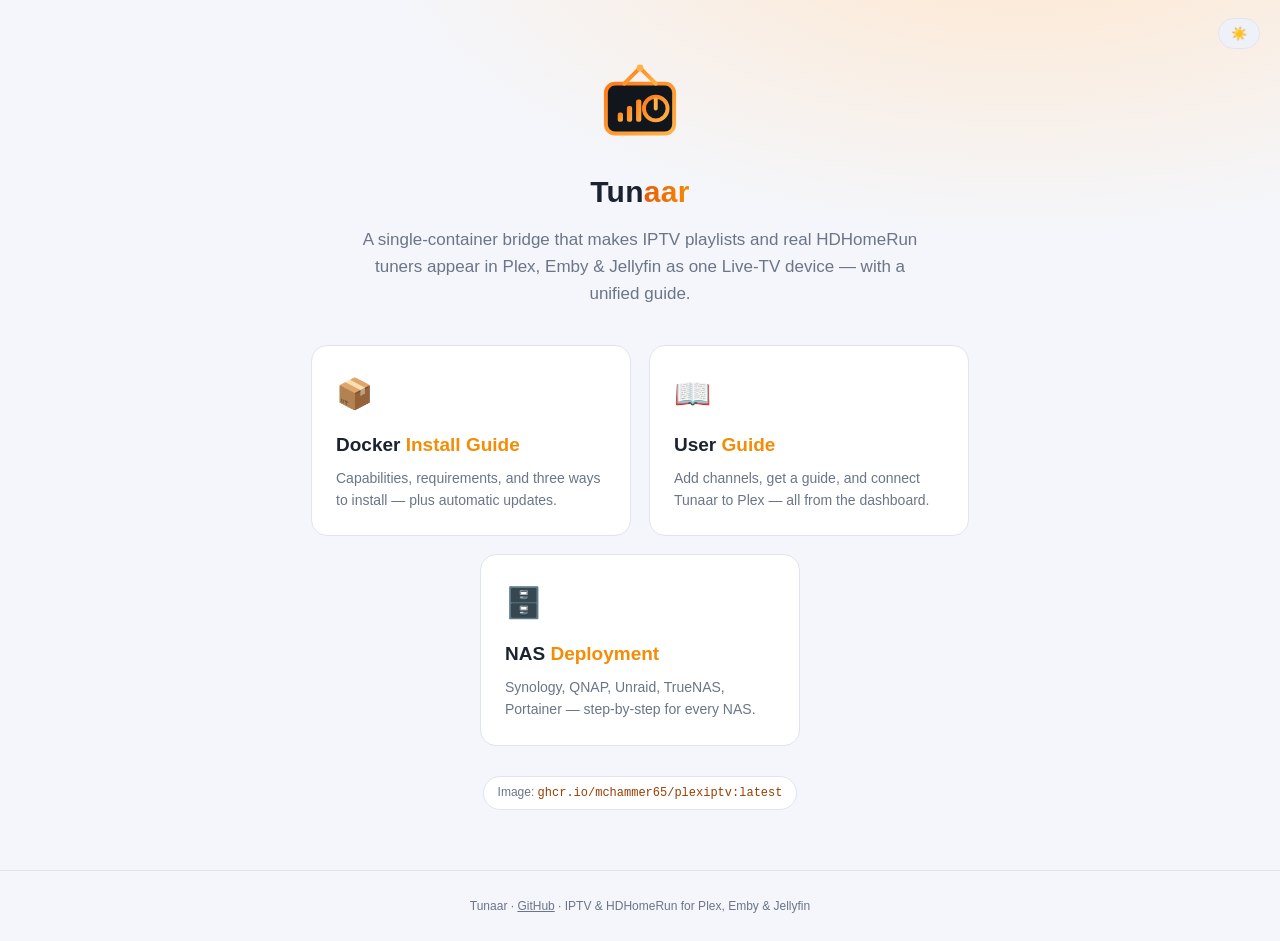
<file: docs/index.html>
<!doctype html>
<html lang="en">
<head>
<meta charset="utf-8">
<meta name="viewport" content="width=device-width, initial-scale=1">
<title>Tunaar — IPTV &amp; HDHomeRun for Plex</title>
<script>
  (function () {
    var s = localStorage.getItem('tunaar-theme');
    if (!s) s = matchMedia('(prefers-color-scheme: light)').matches ? 'light' : 'dark';
    document.documentElement.setAttribute('data-theme', s);
  })();
</script>
<style>
:root{
  --bg:#0c0f14;--bg-glow:#1a2030;--panel:#141923;--panel-2:#1b2230;--line:#273042;
  --text:#e8ecf3;--muted:#8a94a6;--accent:#ff7a18;--accent-2:#ffb347;--code:#ffd9b0;
}
:root[data-theme="light"]{
  --bg:#f4f6fb;--bg-glow:#ffe6cc;--panel:#fff;--panel-2:#eef1f7;--line:#dfe4ee;
  --text:#1b2230;--muted:#6b7587;--accent:#e85d04;--accent-2:#f48c06;--code:#9a3d00;
}
*{box-sizing:border-box}
body{margin:0;font-family:-apple-system,BlinkMacSystemFont,"Segoe UI",Roboto,Helvetica,Arial,sans-serif;
  background:radial-gradient(1200px 600px at 80% -10%,var(--bg-glow) 0%,var(--bg) 55%);
  color:var(--text);min-height:100vh;line-height:1.6;display:flex;flex-direction:column}
a{color:var(--accent-2)}
.toggle{position:fixed;top:18px;right:20px;background:var(--panel-2);border:1px solid var(--line);
  color:var(--text);border-radius:999px;padding:7px 12px;font-size:13px;cursor:pointer}
.toggle:hover{border-color:var(--accent)}
main{flex:1;max-width:760px;margin:0 auto;padding:60px 28px;text-align:center}
.brand{font-size:30px;font-weight:700;letter-spacing:.3px;margin-top:16px}
.brand span{background:linear-gradient(90deg,var(--accent),var(--accent-2));-webkit-background-clip:text;background-clip:text;color:transparent}
.tag{color:var(--muted);font-size:17px;max-width:560px;margin:10px auto 0}
.cards{display:flex;gap:18px;flex-wrap:wrap;justify-content:center;margin-top:38px}
.cards a{flex:1;min-width:240px;max-width:320px;text-decoration:none;text-align:left;
  background:var(--panel);border:1px solid var(--line);border-radius:16px;padding:24px;color:var(--text);
  transition:border-color .15s ease,transform .15s ease}
.cards a:hover{border-color:var(--accent);transform:translateY(-2px)}
.cards .ico{font-size:30px}
.cards h3{margin:12px 0 6px;font-size:19px}
.cards h3 span{color:var(--accent-2)}
.cards p{margin:0;color:var(--muted);font-size:14px}
.pill{display:inline-block;margin-top:30px;font-size:12px;color:var(--muted);border:1px solid var(--line);
  border-radius:999px;padding:6px 14px;background:var(--panel)}
.pill code{font-family:ui-monospace,SFMono-Regular,Menlo,Consolas,monospace;color:var(--code)}
footer{color:var(--muted);font-size:12px;text-align:center;padding:26px;border-top:1px solid var(--line)}
footer a{color:var(--muted)}
</style>
</head>
<body>
<button class="toggle" id="tg">🌙</button>
<main>
  <svg width="84" height="84" xmlns="http://www.w3.org/2000/svg" viewBox="0 0 64 64" aria-label="Tunaar">
    <defs><linearGradient id="g" x1="0" y1="0" x2="1" y2="1"><stop offset="0" stop-color="#ff7a18"/><stop offset="1" stop-color="#ffb347"/></linearGradient></defs>
    <rect x="6" y="18" width="52" height="38" rx="7" fill="#11151c" stroke="url(#g)" stroke-width="3"/>
    <path d="M20 18 L32 6 L44 18" fill="none" stroke="url(#g)" stroke-width="3" stroke-linecap="round" stroke-linejoin="round"/>
    <circle cx="32" cy="6" r="2.6" fill="#ffb347"/>
    <circle cx="44" cy="37" r="9" fill="none" stroke="url(#g)" stroke-width="3"/>
    <line x1="44" y1="37" x2="44" y2="30" stroke="#ffb347" stroke-width="3" stroke-linecap="round"/>
    <rect x="15" y="40" width="4" height="7" rx="1.5" fill="url(#g)"/>
    <rect x="22" y="35" width="4" height="12" rx="1.5" fill="url(#g)"/>
    <rect x="29" y="30" width="4" height="17" rx="1.5" fill="url(#g)"/>
  </svg>
  <div class="brand">Tun<span>aar</span></div>
  <p class="tag">A single-container bridge that makes IPTV playlists and real HDHomeRun tuners
     appear in Plex, Emby &amp; Jellyfin as one Live-TV device — with a unified guide.</p>

  <div class="cards">
    <a href="install.html">
      <div class="ico">📦</div>
      <h3>Docker <span>Install Guide</span></h3>
      <p>Capabilities, requirements, and three ways to install — plus automatic updates.</p>
    </a>
    <a href="user-guide.html">
      <div class="ico">📖</div>
      <h3>User <span>Guide</span></h3>
      <p>Add channels, get a guide, and connect Tunaar to Plex — all from the dashboard.</p>
    </a>
    <a href="nas.html">
      <div class="ico">🗄️</div>
      <h3>NAS <span>Deployment</span></h3>
      <p>Synology, QNAP, Unraid, TrueNAS, Portainer — step-by-step for every NAS.</p>
    </a>
  </div>

  <div class="pill">Image: <code>ghcr.io/mchammer65/plexiptv:latest</code></div>
</main>
<footer>
  Tunaar · <a href="https://github.com/MCHammer65/PlexIPTV">GitHub</a> ·
  IPTV &amp; HDHomeRun for Plex, Emby &amp; Jellyfin
</footer>
<script>
  var t=document.getElementById('tg');
  function paint(){t.textContent=document.documentElement.getAttribute('data-theme')==='light'?'☀️':'🌙';}
  paint();
  t.addEventListener('click',function(){
    var n=document.documentElement.getAttribute('data-theme')==='light'?'dark':'light';
    document.documentElement.setAttribute('data-theme',n);localStorage.setItem('tunaar-theme',n);paint();
  });
</script>
</body>
</html>
</file>
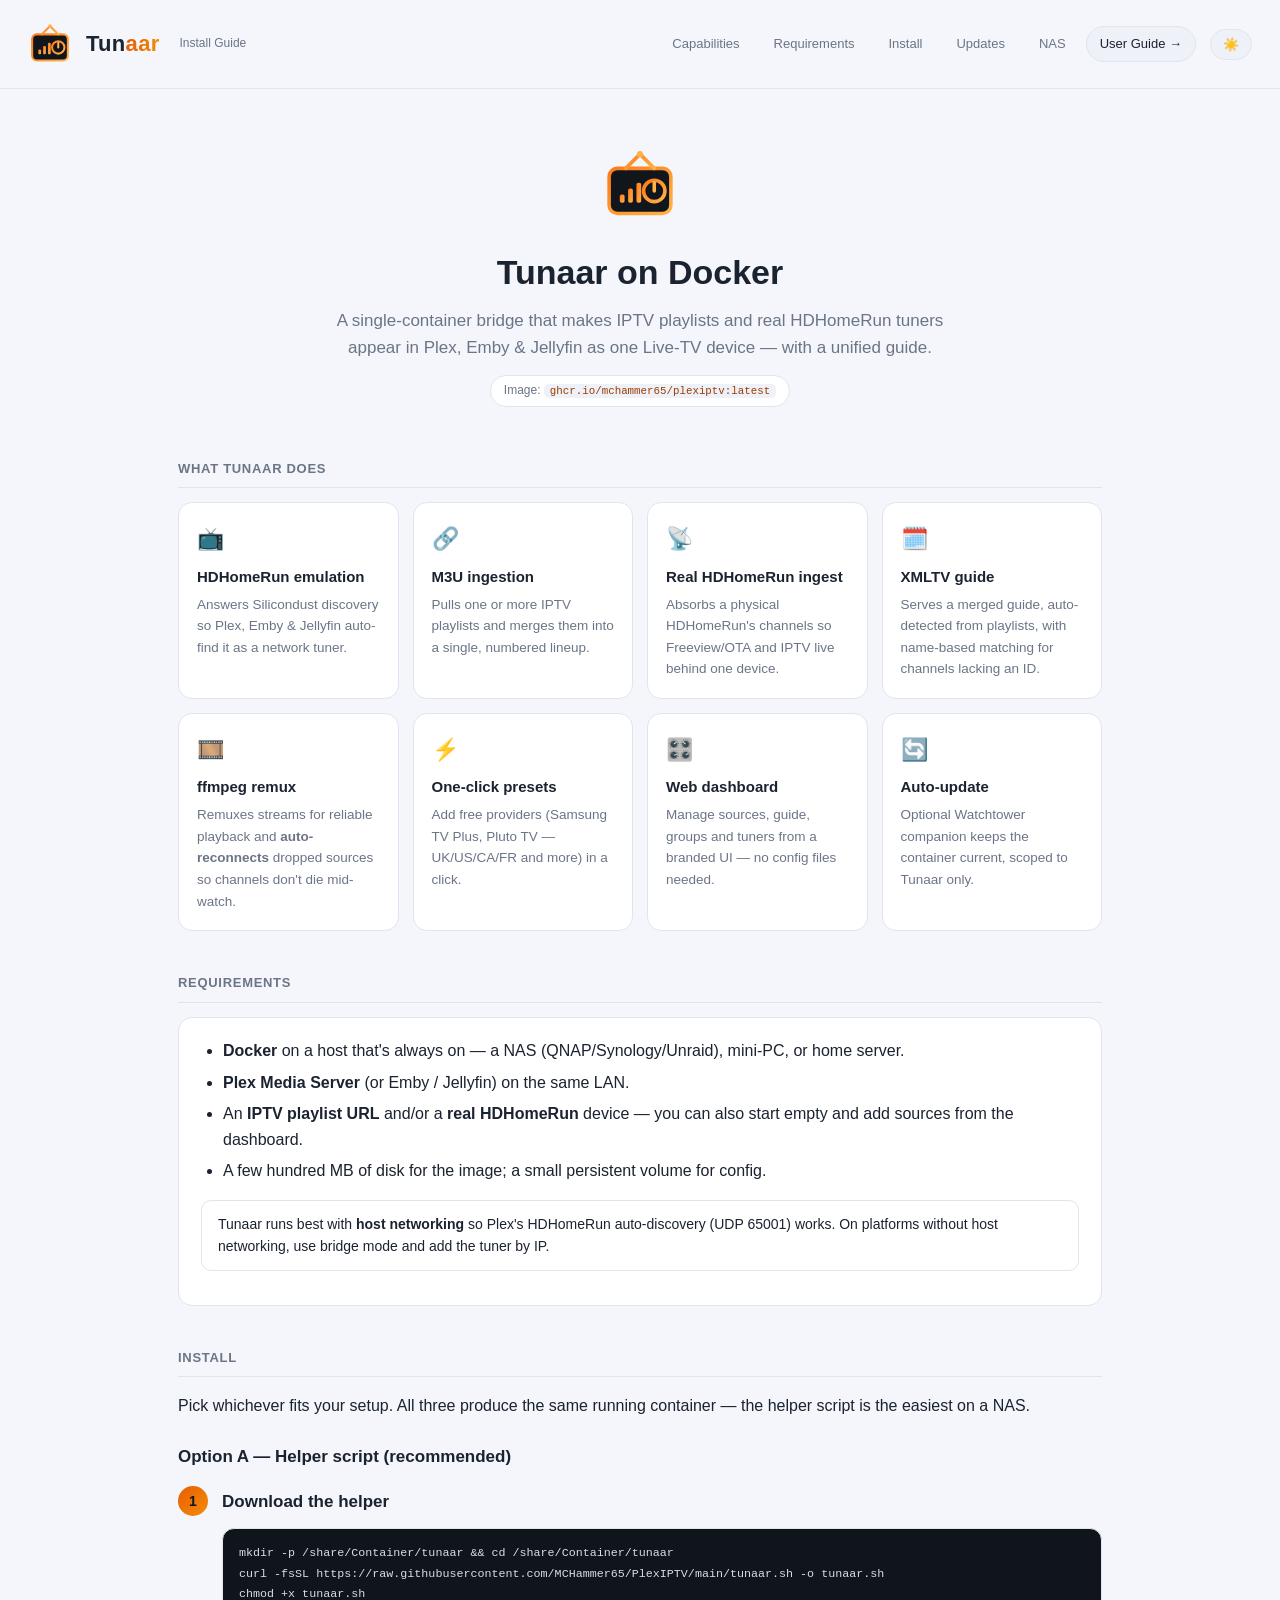
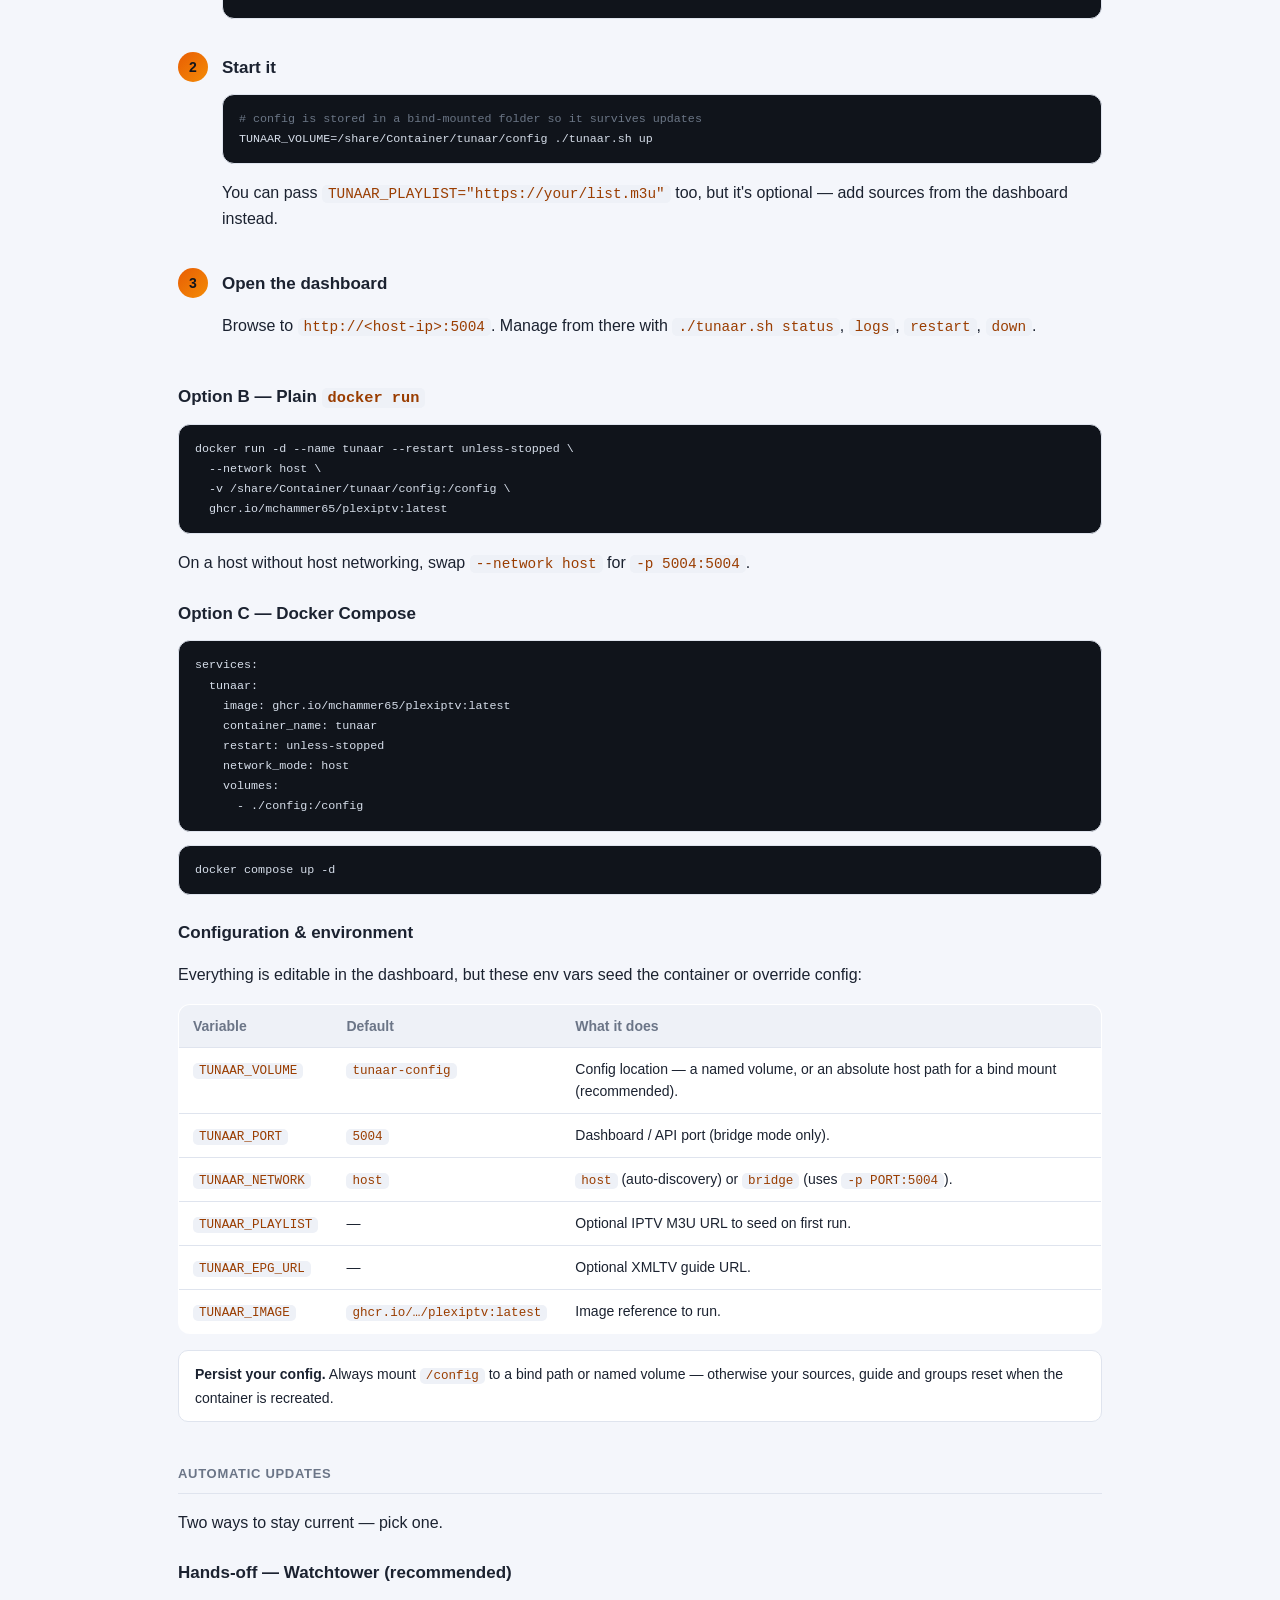
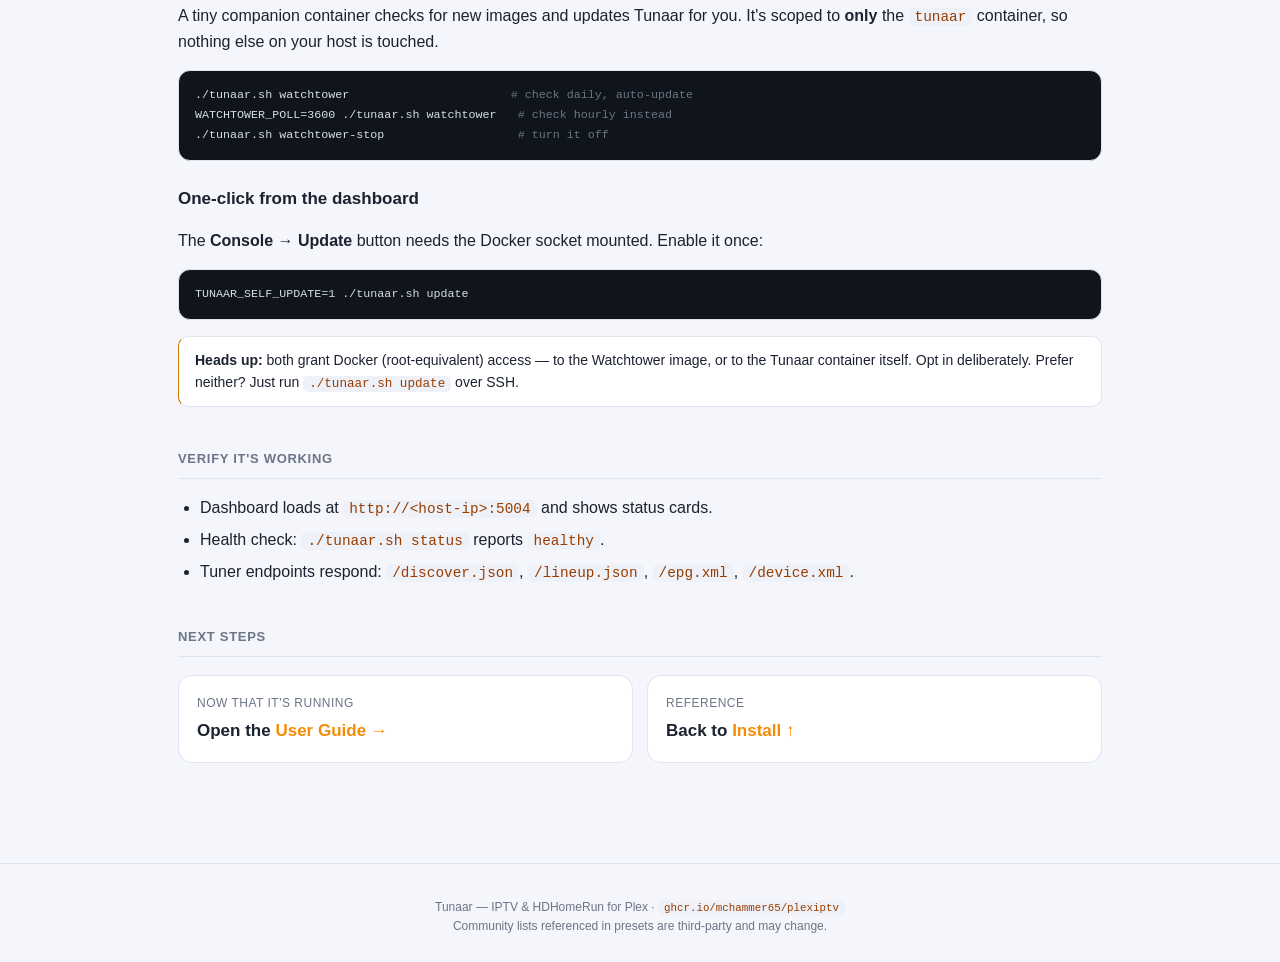
<file: docs/install.html>
<!doctype html>
<html lang="en">
<head>
<meta charset="utf-8">
<meta name="viewport" content="width=device-width, initial-scale=1">
<title>Tunaar — Docker Capabilities &amp; Install Guide</title>
<script>
  (function () {
    var s = localStorage.getItem('tunaar-theme');
    if (!s) s = matchMedia('(prefers-color-scheme: light)').matches ? 'light' : 'dark';
    document.documentElement.setAttribute('data-theme', s);
  })();
</script>
<style>
:root{
  --bg:#0c0f14;--bg-glow:#1a2030;--panel:#141923;--panel-2:#1b2230;--line:#273042;
  --text:#e8ecf3;--muted:#8a94a6;--accent:#ff7a18;--accent-2:#ffb347;--ok:#35c46b;
  --warn:#ffb347;--err:#ff5c5c;--code:#ffd9b0;
}
:root[data-theme="light"]{
  --bg:#f4f6fb;--bg-glow:#ffe6cc;--panel:#fff;--panel-2:#eef1f7;--line:#dfe4ee;
  --text:#1b2230;--muted:#6b7587;--accent:#e85d04;--accent-2:#f48c06;--ok:#1f9d57;
  --warn:#c77700;--err:#d64545;--code:#9a3d00;
}
*{box-sizing:border-box}
html{scroll-behavior:smooth}
body{margin:0;font-family:-apple-system,BlinkMacSystemFont,"Segoe UI",Roboto,Helvetica,Arial,sans-serif;
  background:radial-gradient(1200px 600px at 80% -10%,var(--bg-glow) 0%,var(--bg) 55%);
  color:var(--text);min-height:100vh;line-height:1.6}
a{color:var(--accent-2)}
header{display:flex;align-items:center;gap:14px;padding:22px 28px;border-bottom:1px solid var(--line);
  position:sticky;top:0;background:color-mix(in srgb,var(--bg) 88%,transparent);backdrop-filter:blur(8px);z-index:5}
header .logo{width:44px;height:44px}
.brand{font-size:22px;font-weight:700;letter-spacing:.3px}
.brand span{background:linear-gradient(90deg,var(--accent),var(--accent-2));-webkit-background-clip:text;background-clip:text;color:transparent}
.ver{color:var(--muted);font-size:12px;margin-left:6px}
.nav{margin-left:auto;display:flex;gap:6px;flex-wrap:wrap}
.nav a{color:var(--muted);text-decoration:none;font-size:13px;padding:7px 13px;border-radius:999px;border:1px solid transparent}
.nav a:hover{color:var(--text)}
.nav a.cta{border-color:var(--line);background:var(--panel-2);color:var(--text)}
.toggle{background:var(--panel-2);border:1px solid var(--line);color:var(--text);border-radius:999px;
  padding:7px 12px;font-size:13px;cursor:pointer}
.toggle:hover{border-color:var(--accent)}
main{padding:30px 28px 60px;max-width:980px;margin:0 auto}
.hero{text-align:center;padding:28px 0 10px}
.hero h1{font-size:34px;margin:14px 0 8px}
.hero p{color:var(--muted);font-size:17px;max-width:620px;margin:0 auto}
.pill{display:inline-block;margin-top:14px;font-size:12px;color:var(--muted);border:1px solid var(--line);
  border-radius:999px;padding:5px 13px;background:var(--panel)}
h2{font-size:13px;color:var(--muted);text-transform:uppercase;letter-spacing:.7px;margin:42px 0 14px;
  padding-bottom:8px;border-bottom:1px solid var(--line)}
h3{font-size:17px;margin:24px 0 8px}
.cards{display:grid;grid-template-columns:repeat(auto-fit,minmax(220px,1fr));gap:14px}
.card{background:var(--panel);border:1px solid var(--line);border-radius:14px;padding:18px}
.card .ico{font-size:22px}
.card h4{margin:8px 0 5px;font-size:15px}
.card p{margin:0;color:var(--muted);font-size:13.5px}
.panel{background:var(--panel);border:1px solid var(--line);border-radius:14px;padding:4px 22px 18px}
pre{background:#0a0d12;border:1px solid var(--line);border-radius:12px;padding:14px 16px;overflow:auto;
  font-family:ui-monospace,SFMono-Regular,Menlo,Consolas,monospace;font-size:13px;line-height:1.55;color:#d6deea}
:root[data-theme="light"] pre{background:#10141b;color:#d6deea}
code{font-family:ui-monospace,SFMono-Regular,Menlo,Consolas,monospace;font-size:.9em;color:var(--code);
  background:var(--panel-2);padding:1px 6px;border-radius:5px}
pre code{background:none;color:inherit;padding:0}
.cmt{color:#6b7686}
table{width:100%;border-collapse:collapse;background:var(--panel);border:1px solid var(--line);
  border-radius:12px;overflow:hidden;margin-top:6px}
th,td{text-align:left;padding:10px 14px;border-bottom:1px solid var(--line);font-size:14px;vertical-align:top}
th{color:var(--muted);background:var(--panel-2);font-weight:600}
tr:last-child td{border-bottom:none}
.note{border-left:3px solid var(--accent);background:var(--panel);border:1px solid var(--line);
  border-radius:10px;padding:12px 16px;margin:16px 0;font-size:14px}
.note.warn{border-left-color:var(--warn)}
.note b{color:var(--text)}
ol,ul{padding-left:22px}
li{margin:6px 0}
.steps{counter-reset:s;list-style:none;padding:0}
.steps>li{position:relative;padding:0 0 4px 44px;margin:18px 0}
.steps>li::before{counter-increment:s;content:counter(s);position:absolute;left:0;top:-2px;width:30px;height:30px;
  border-radius:50%;background:linear-gradient(135deg,var(--accent),var(--accent-2));color:#11151c;
  font-weight:700;display:flex;align-items:center;justify-content:center;font-size:14px}
.steps>li h3{margin:2px 0 6px}
footer{color:var(--muted);font-size:12px;text-align:center;padding:34px;border-top:1px solid var(--line);margin-top:40px}
.bignav{display:flex;gap:14px;flex-wrap:wrap;margin-top:18px}
.bignav a{flex:1;min-width:220px;text-decoration:none;background:var(--panel);border:1px solid var(--line);
  border-radius:14px;padding:18px;color:var(--text)}
.bignav a:hover{border-color:var(--accent)}
.bignav .k{color:var(--muted);font-size:12px;text-transform:uppercase;letter-spacing:.5px}
.bignav .t{font-size:17px;font-weight:600;margin-top:4px}
.bignav .t span{color:var(--accent-2)}
</style>
</head>
<body>
<header>
  <svg class="logo" xmlns="http://www.w3.org/2000/svg" viewBox="0 0 64 64" role="img" aria-label="Tunaar">
    <defs><linearGradient id="g" x1="0" y1="0" x2="1" y2="1"><stop offset="0" stop-color="#ff7a18"/><stop offset="1" stop-color="#ffb347"/></linearGradient></defs>
    <rect x="6" y="18" width="52" height="38" rx="7" fill="#11151c" stroke="url(#g)" stroke-width="3"/>
    <path d="M20 18 L32 6 L44 18" fill="none" stroke="url(#g)" stroke-width="3" stroke-linecap="round" stroke-linejoin="round"/>
    <circle cx="32" cy="6" r="2.6" fill="#ffb347"/>
    <circle cx="44" cy="37" r="9" fill="none" stroke="url(#g)" stroke-width="3"/>
    <line x1="44" y1="37" x2="44" y2="30" stroke="#ffb347" stroke-width="3" stroke-linecap="round"/>
    <rect x="15" y="40" width="4" height="7" rx="1.5" fill="url(#g)"/>
    <rect x="22" y="35" width="4" height="12" rx="1.5" fill="url(#g)"/>
    <rect x="29" y="30" width="4" height="17" rx="1.5" fill="url(#g)"/>
  </svg>
  <div class="brand">Tun<span>aar</span></div>
  <span class="ver">Install Guide</span>
  <nav class="nav">
    <a href="#capabilities">Capabilities</a>
    <a href="#requirements">Requirements</a>
    <a href="#install">Install</a>
    <a href="#updates">Updates</a>
    <a href="nas.html">NAS</a>
    <a class="cta" href="user-guide.html">User Guide →</a>
  </nav>
  <button class="toggle" id="tg">🌙</button>
</header>

<main>
  <section class="hero">
    <svg width="76" height="76" xmlns="http://www.w3.org/2000/svg" viewBox="0 0 64 64" aria-hidden="true">
      <use href="#g"/>
      <rect x="6" y="18" width="52" height="38" rx="7" fill="#11151c" stroke="url(#g)" stroke-width="3"/>
      <path d="M20 18 L32 6 L44 18" fill="none" stroke="url(#g)" stroke-width="3" stroke-linecap="round" stroke-linejoin="round"/>
      <circle cx="32" cy="6" r="2.6" fill="#ffb347"/>
      <circle cx="44" cy="37" r="9" fill="none" stroke="url(#g)" stroke-width="3"/>
      <line x1="44" y1="37" x2="44" y2="30" stroke="#ffb347" stroke-width="3" stroke-linecap="round"/>
      <rect x="15" y="40" width="4" height="7" rx="1.5" fill="url(#g)"/>
      <rect x="22" y="35" width="4" height="12" rx="1.5" fill="url(#g)"/>
      <rect x="29" y="30" width="4" height="17" rx="1.5" fill="url(#g)"/>
    </svg>
    <h1>Tunaar on Docker</h1>
    <p>A single-container bridge that makes IPTV playlists and real HDHomeRun tuners
       appear in Plex, Emby &amp; Jellyfin as one Live-TV device — with a unified guide.</p>
    <div class="pill">Image: <code>ghcr.io/mchammer65/plexiptv:latest</code></div>
  </section>

  <h2 id="capabilities">What Tunaar does</h2>
  <div class="cards">
    <div class="card"><div class="ico">📺</div><h4>HDHomeRun emulation</h4><p>Answers Silicondust discovery so Plex, Emby &amp; Jellyfin auto-find it as a network tuner.</p></div>
    <div class="card"><div class="ico">🔗</div><h4>M3U ingestion</h4><p>Pulls one or more IPTV playlists and merges them into a single, numbered lineup.</p></div>
    <div class="card"><div class="ico">📡</div><h4>Real HDHomeRun ingest</h4><p>Absorbs a physical HDHomeRun's channels so Freeview/OTA and IPTV live behind one device.</p></div>
    <div class="card"><div class="ico">🗓️</div><h4>XMLTV guide</h4><p>Serves a merged guide, auto-detected from playlists, with name-based matching for channels lacking an ID.</p></div>
    <div class="card"><div class="ico">🎞️</div><h4>ffmpeg remux</h4><p>Remuxes streams for reliable playback and <b>auto-reconnects</b> dropped sources so channels don't die mid-watch.</p></div>
    <div class="card"><div class="ico">⚡</div><h4>One-click presets</h4><p>Add free providers (Samsung TV Plus, Pluto TV — UK/US/CA/FR and more) in a click.</p></div>
    <div class="card"><div class="ico">🎛️</div><h4>Web dashboard</h4><p>Manage sources, guide, groups and tuners from a branded UI — no config files needed.</p></div>
    <div class="card"><div class="ico">🔄</div><h4>Auto-update</h4><p>Optional Watchtower companion keeps the container current, scoped to Tunaar only.</p></div>
  </div>

  <h2 id="requirements">Requirements</h2>
  <div class="panel">
    <ul>
      <li><b>Docker</b> on a host that's always on — a NAS (QNAP/Synology/Unraid), mini-PC, or home server.</li>
      <li><b>Plex Media Server</b> (or Emby / Jellyfin) on the same LAN.</li>
      <li>An <b>IPTV playlist URL</b> and/or a <b>real HDHomeRun</b> device — you can also start empty and add sources from the dashboard.</li>
      <li>A few hundred MB of disk for the image; a small persistent volume for config.</li>
    </ul>
    <div class="note">Tunaar runs best with <b>host networking</b> so Plex's HDHomeRun auto-discovery (UDP 65001) works. On platforms without host networking, use bridge mode and add the tuner by IP.</div>
  </div>

  <h2 id="install">Install</h2>
  <p>Pick whichever fits your setup. All three produce the same running container — the helper script is the easiest on a NAS.</p>

  <h3>Option A — Helper script (recommended)</h3>
  <ol class="steps">
    <li>
      <h3>Download the helper</h3>
      <pre><code>mkdir -p /share/Container/tunaar &amp;&amp; cd /share/Container/tunaar
curl -fsSL https://raw.githubusercontent.com/MCHammer65/PlexIPTV/main/tunaar.sh -o tunaar.sh
chmod +x tunaar.sh</code></pre>
    </li>
    <li>
      <h3>Start it</h3>
      <pre><code><span class="cmt"># config is stored in a bind-mounted folder so it survives updates</span>
TUNAAR_VOLUME=/share/Container/tunaar/config ./tunaar.sh up</code></pre>
      <p>You can pass <code>TUNAAR_PLAYLIST="https://your/list.m3u"</code> too, but it's optional — add sources from the dashboard instead.</p>
    </li>
    <li>
      <h3>Open the dashboard</h3>
      <p>Browse to <code>http://&lt;host-ip&gt;:5004</code>. Manage from there with <code>./tunaar.sh status</code>, <code>logs</code>, <code>restart</code>, <code>down</code>.</p>
    </li>
  </ol>

  <h3>Option B — Plain <code>docker run</code></h3>
  <pre><code>docker run -d --name tunaar --restart unless-stopped \
  --network host \
  -v /share/Container/tunaar/config:/config \
  ghcr.io/mchammer65/plexiptv:latest</code></pre>
  <p>On a host without host networking, swap <code>--network host</code> for <code>-p 5004:5004</code>.</p>

  <h3>Option C — Docker Compose</h3>
  <pre><code>services:
  tunaar:
    image: ghcr.io/mchammer65/plexiptv:latest
    container_name: tunaar
    restart: unless-stopped
    network_mode: host
    volumes:
      - ./config:/config</code></pre>
  <pre><code>docker compose up -d</code></pre>

  <h3>Configuration &amp; environment</h3>
  <p>Everything is editable in the dashboard, but these env vars seed the container or override config:</p>
  <table>
    <tr><th>Variable</th><th>Default</th><th>What it does</th></tr>
    <tr><td><code>TUNAAR_VOLUME</code></td><td><code>tunaar-config</code></td><td>Config location — a named volume, or an absolute host path for a bind mount (recommended).</td></tr>
    <tr><td><code>TUNAAR_PORT</code></td><td><code>5004</code></td><td>Dashboard / API port (bridge mode only).</td></tr>
    <tr><td><code>TUNAAR_NETWORK</code></td><td><code>host</code></td><td><code>host</code> (auto-discovery) or <code>bridge</code> (uses <code>-p PORT:5004</code>).</td></tr>
    <tr><td><code>TUNAAR_PLAYLIST</code></td><td>—</td><td>Optional IPTV M3U URL to seed on first run.</td></tr>
    <tr><td><code>TUNAAR_EPG_URL</code></td><td>—</td><td>Optional XMLTV guide URL.</td></tr>
    <tr><td><code>TUNAAR_IMAGE</code></td><td><code>ghcr.io/…/plexiptv:latest</code></td><td>Image reference to run.</td></tr>
  </table>
  <div class="note"><b>Persist your config.</b> Always mount <code>/config</code> to a bind path or named volume — otherwise your sources, guide and groups reset when the container is recreated.</div>

  <h2 id="updates">Automatic updates</h2>
  <p>Two ways to stay current — pick one.</p>

  <h3>Hands-off — Watchtower (recommended)</h3>
  <p>A tiny companion container checks for new images and updates Tunaar for you. It's scoped to <b>only</b> the <code>tunaar</code> container, so nothing else on your host is touched.</p>
  <pre><code>./tunaar.sh watchtower                       <span class="cmt"># check daily, auto-update</span>
WATCHTOWER_POLL=3600 ./tunaar.sh watchtower   <span class="cmt"># check hourly instead</span>
./tunaar.sh watchtower-stop                   <span class="cmt"># turn it off</span></code></pre>

  <h3>One-click from the dashboard</h3>
  <p>The <b>Console → Update</b> button needs the Docker socket mounted. Enable it once:</p>
  <pre><code>TUNAAR_SELF_UPDATE=1 ./tunaar.sh update</code></pre>
  <div class="note warn"><b>Heads up:</b> both grant Docker (root-equivalent) access — to the Watchtower image, or to the Tunaar container itself. Opt in deliberately. Prefer neither? Just run <code>./tunaar.sh update</code> over SSH.</div>

  <h2>Verify it's working</h2>
  <ul>
    <li>Dashboard loads at <code>http://&lt;host-ip&gt;:5004</code> and shows status cards.</li>
    <li>Health check: <code>./tunaar.sh status</code> reports <code>healthy</code>.</li>
    <li>Tuner endpoints respond: <code>/discover.json</code>, <code>/lineup.json</code>, <code>/epg.xml</code>, <code>/device.xml</code>.</li>
  </ul>

  <h2>Next steps</h2>
  <div class="bignav">
    <a href="user-guide.html"><div class="k">Now that it's running</div><div class="t">Open the <span>User Guide →</span></div></a>
    <a href="#install"><div class="k">Reference</div><div class="t">Back to <span>Install ↑</span></div></a>
  </div>
</main>

<footer>
  Tunaar — IPTV &amp; HDHomeRun for Plex · <code>ghcr.io/mchammer65/plexiptv</code><br>
  Community lists referenced in presets are third-party and may change.
</footer>

<script>
  var t=document.getElementById('tg');
  function paint(){t.textContent=document.documentElement.getAttribute('data-theme')==='light'?'☀️':'🌙';}
  paint();
  t.addEventListener('click',function(){
    var n=document.documentElement.getAttribute('data-theme')==='light'?'dark':'light';
    document.documentElement.setAttribute('data-theme',n);
    localStorage.setItem('tunaar-theme',n);paint();
  });
</script>
</body>
</html>
</file>
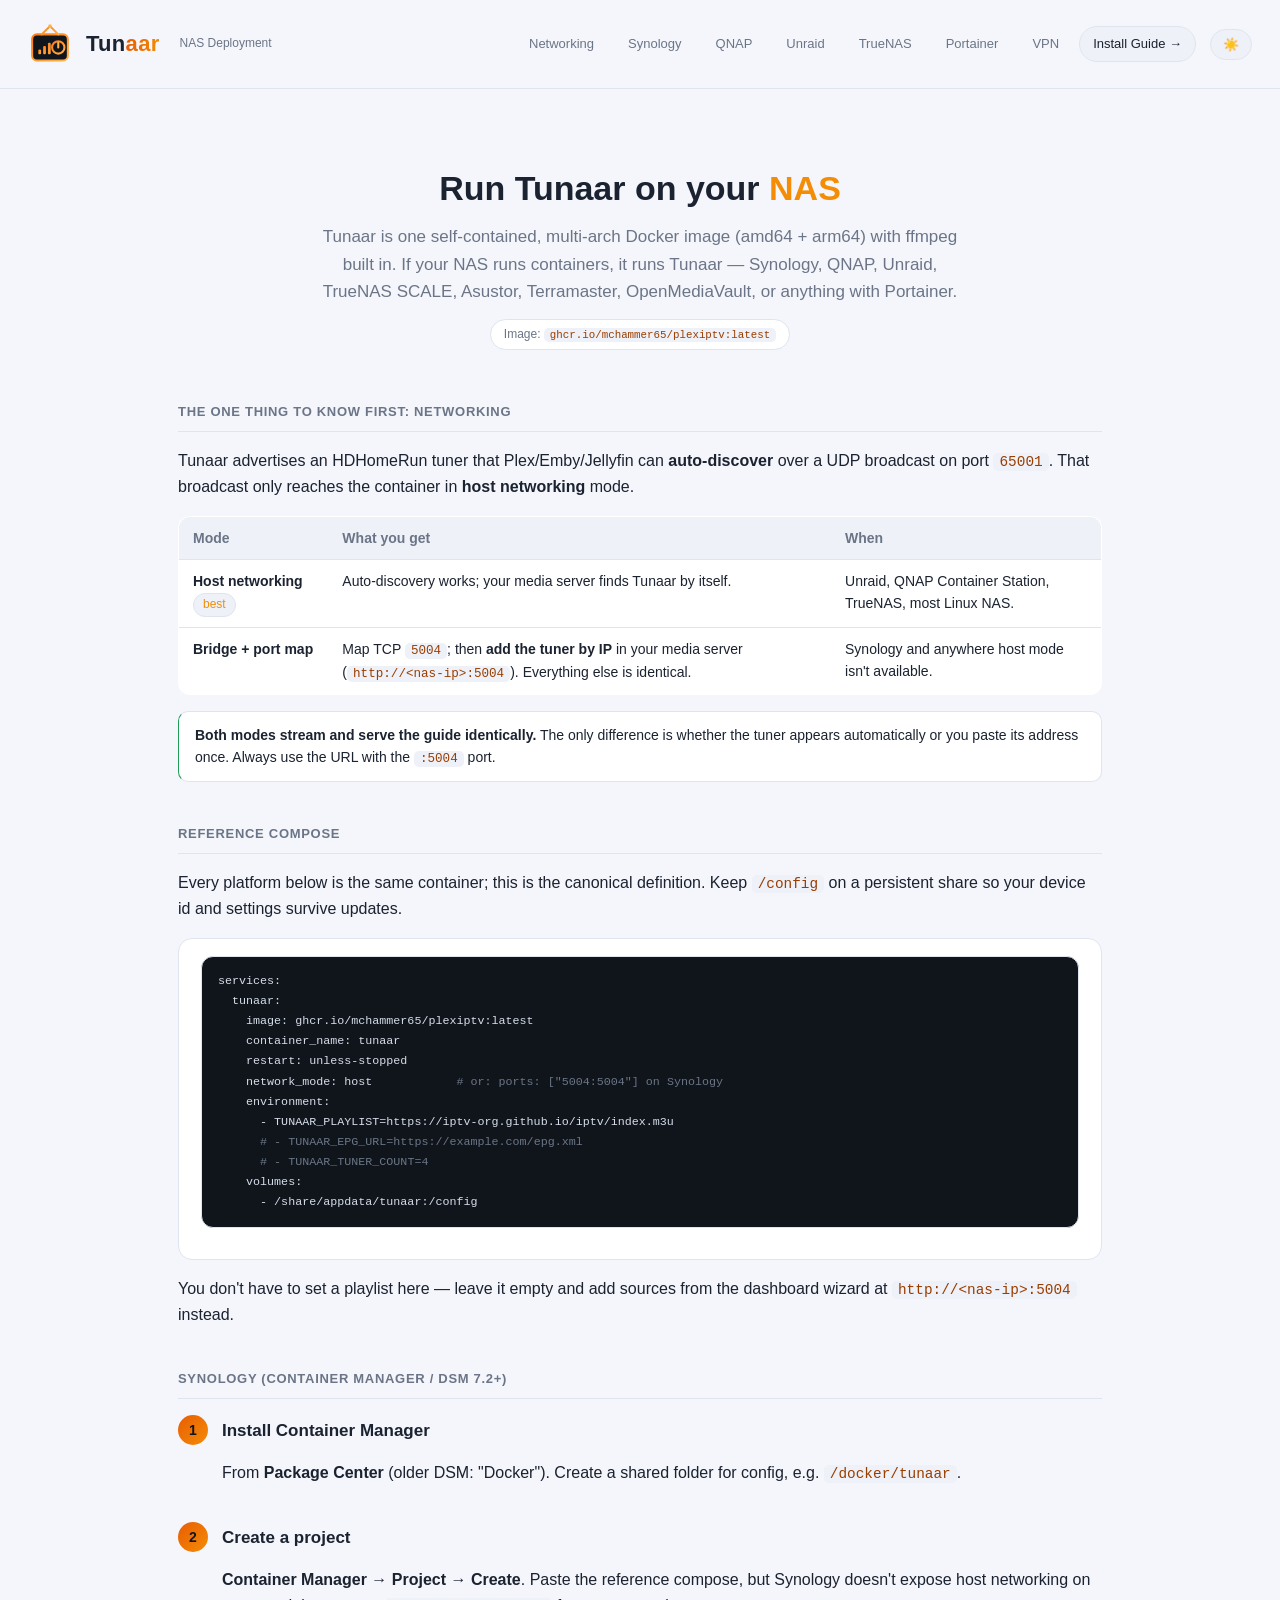
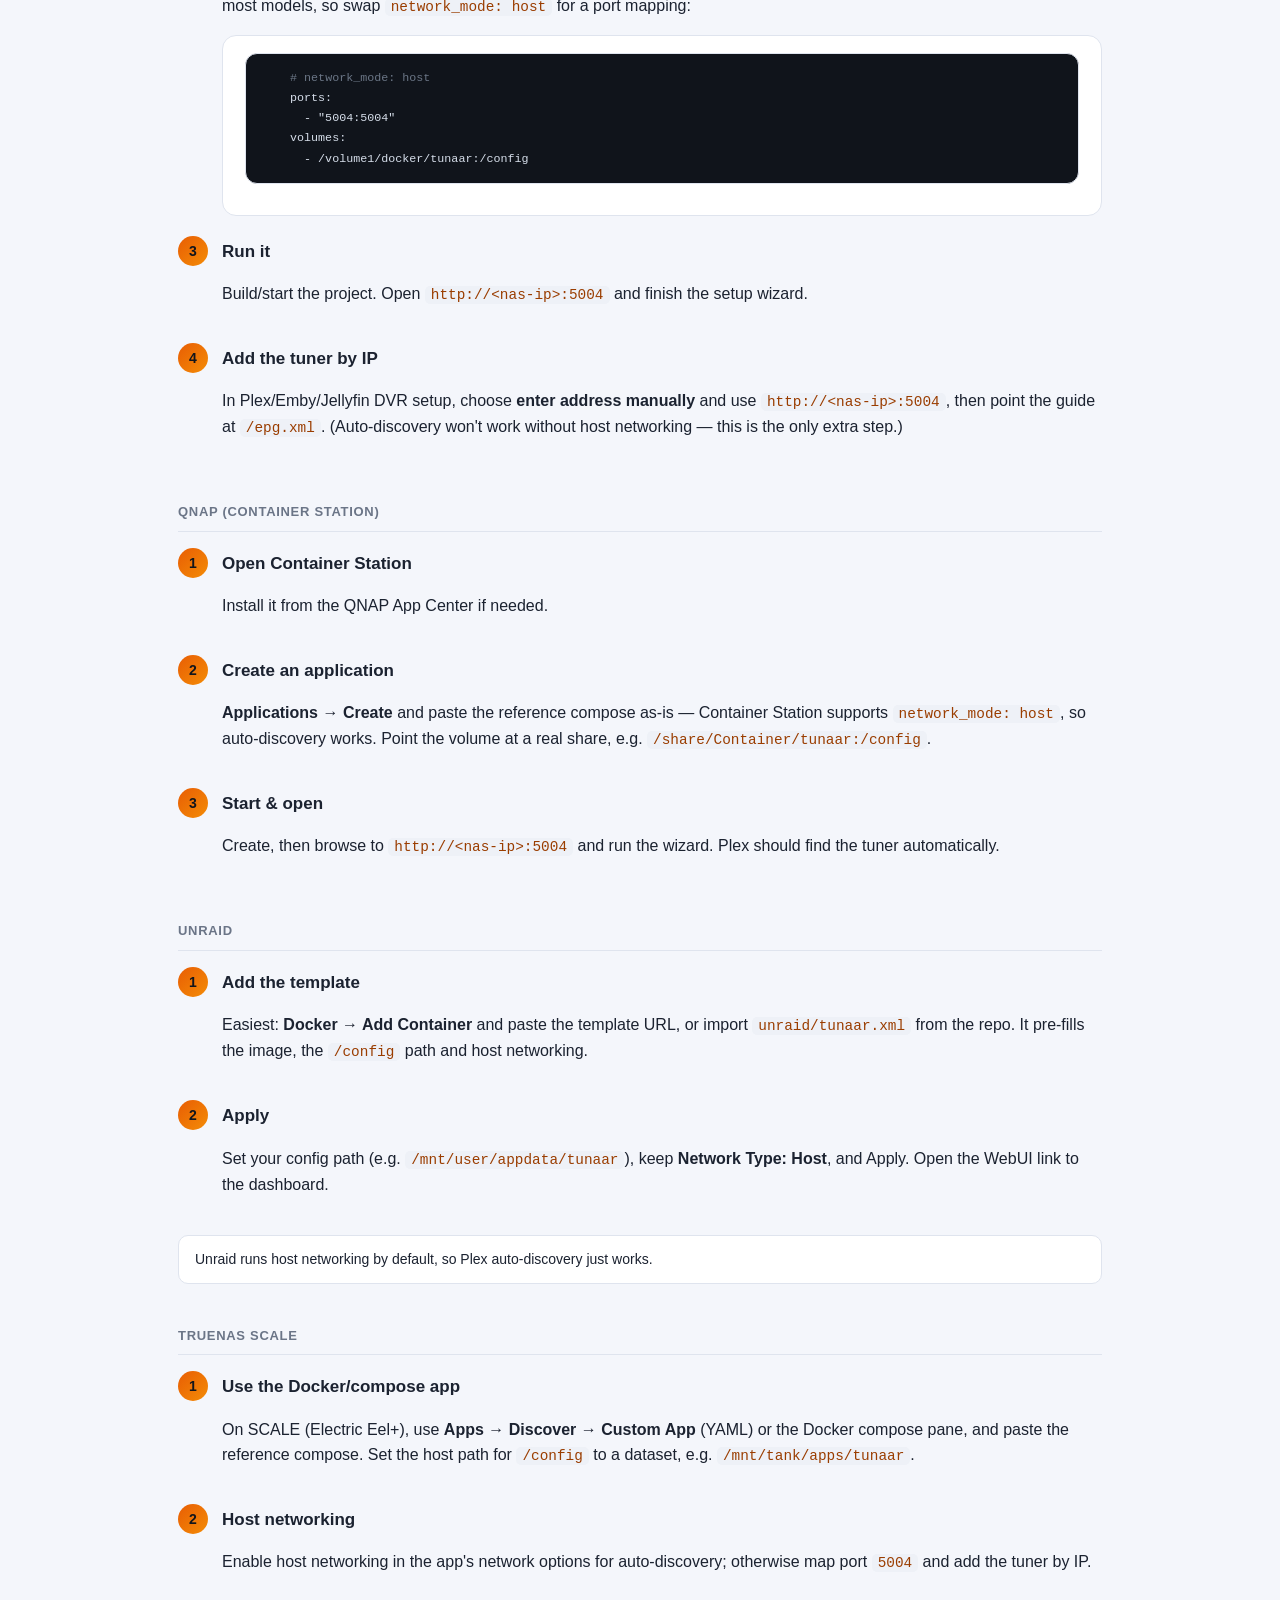
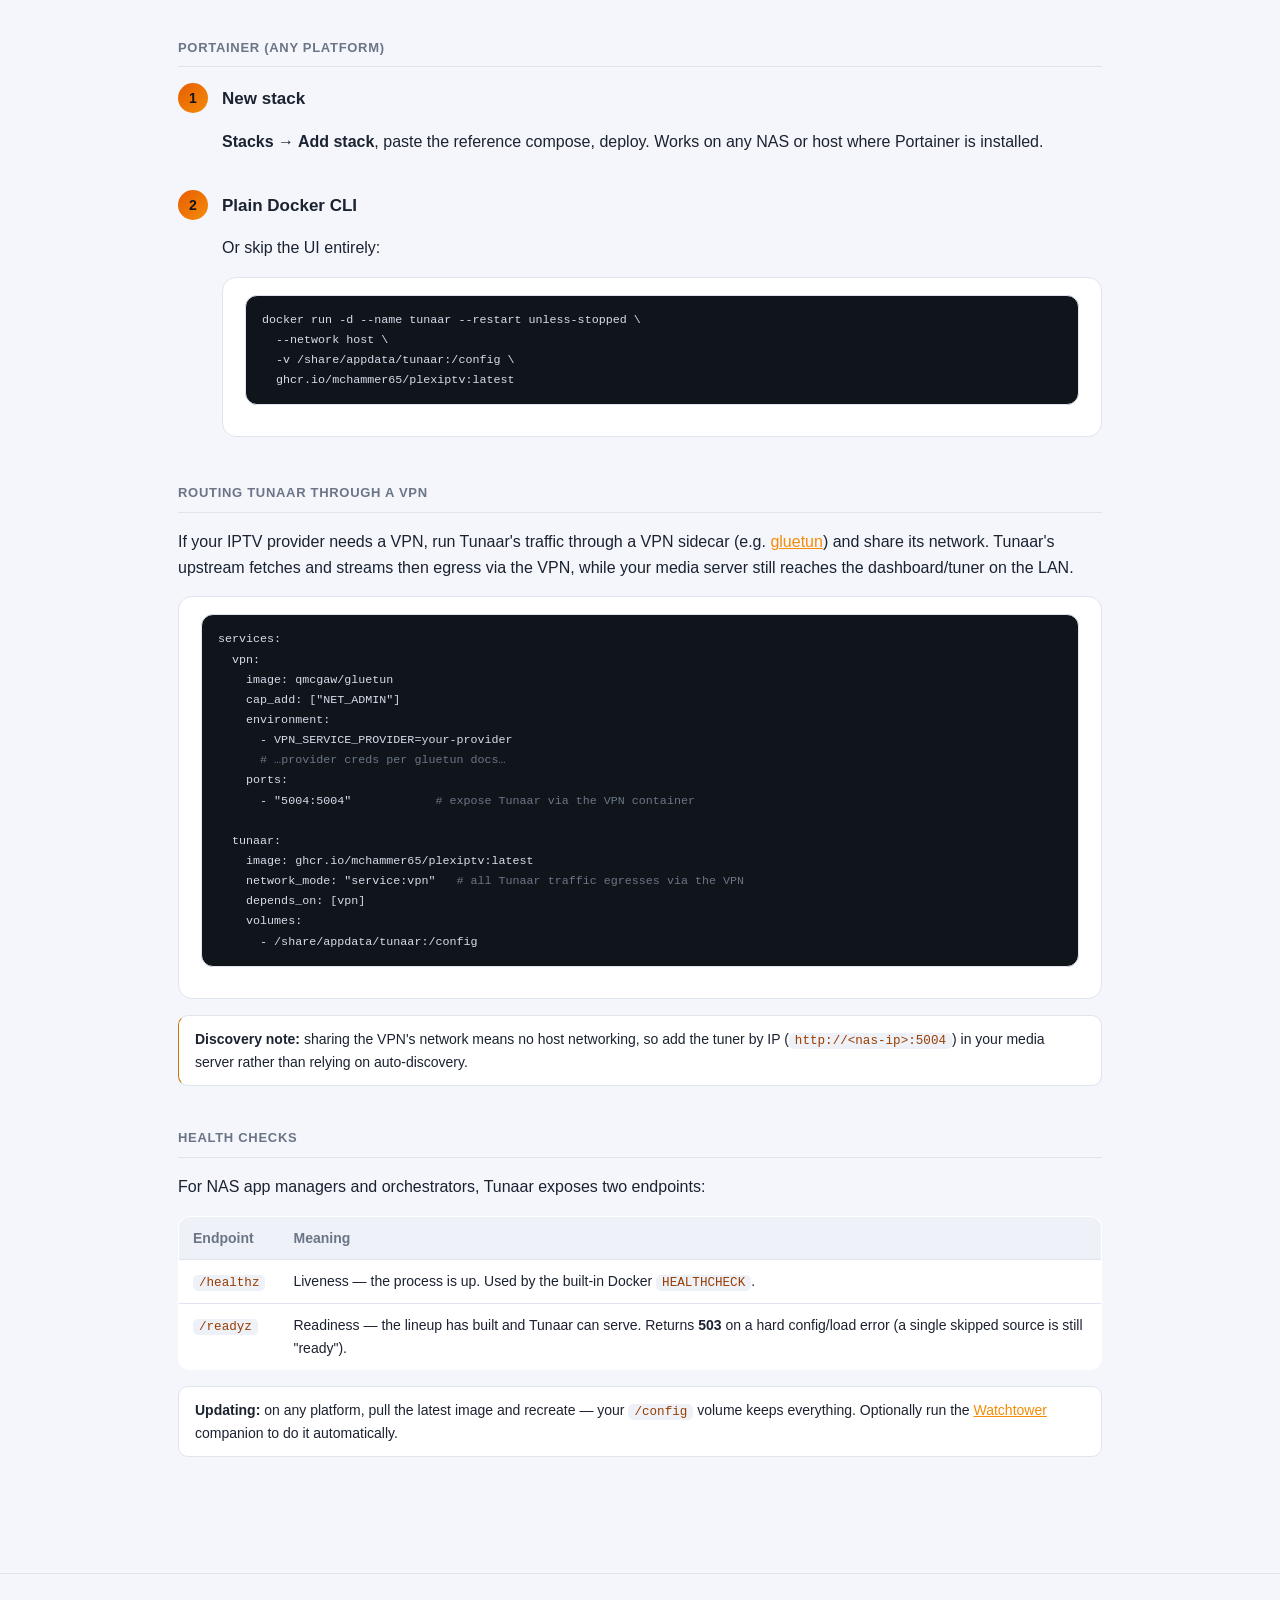
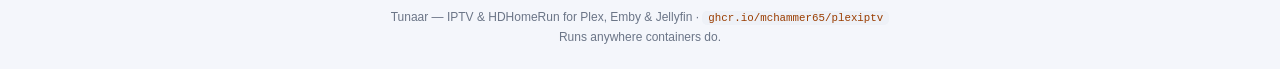
<file: docs/nas.html>
<!doctype html>
<html lang="en">
<head>
<meta charset="utf-8">
<meta name="viewport" content="width=device-width, initial-scale=1">
<title>Tunaar — NAS Deployment (Synology, QNAP, Unraid, TrueNAS…)</title>
<script>
  (function () {
    var s = localStorage.getItem('tunaar-theme');
    if (!s) s = matchMedia('(prefers-color-scheme: light)').matches ? 'light' : 'dark';
    document.documentElement.setAttribute('data-theme', s);
  })();
</script>
<style>
:root{
  --bg:#0c0f14;--bg-glow:#1a2030;--panel:#141923;--panel-2:#1b2230;--line:#273042;
  --text:#e8ecf3;--muted:#8a94a6;--accent:#ff7a18;--accent-2:#ffb347;--ok:#35c46b;
  --warn:#ffb347;--err:#ff5c5c;--code:#ffd9b0;
}
:root[data-theme="light"]{
  --bg:#f4f6fb;--bg-glow:#ffe6cc;--panel:#fff;--panel-2:#eef1f7;--line:#dfe4ee;
  --text:#1b2230;--muted:#6b7587;--accent:#e85d04;--accent-2:#f48c06;--ok:#1f9d57;
  --warn:#c77700;--err:#d64545;--code:#9a3d00;
}
*{box-sizing:border-box}
html{scroll-behavior:smooth}
body{margin:0;font-family:-apple-system,BlinkMacSystemFont,"Segoe UI",Roboto,Helvetica,Arial,sans-serif;
  background:radial-gradient(1200px 600px at 80% -10%,var(--bg-glow) 0%,var(--bg) 55%);
  color:var(--text);min-height:100vh;line-height:1.6}
a{color:var(--accent-2)}
header{display:flex;align-items:center;gap:14px;padding:22px 28px;border-bottom:1px solid var(--line);
  position:sticky;top:0;background:color-mix(in srgb,var(--bg) 88%,transparent);backdrop-filter:blur(8px);z-index:5}
header .logo{width:44px;height:44px}
.brand{font-size:22px;font-weight:700;letter-spacing:.3px}
.brand span{background:linear-gradient(90deg,var(--accent),var(--accent-2));-webkit-background-clip:text;background-clip:text;color:transparent}
.ver{color:var(--muted);font-size:12px;margin-left:6px}
.nav{margin-left:auto;display:flex;gap:6px;flex-wrap:wrap}
.nav a{color:var(--muted);text-decoration:none;font-size:13px;padding:7px 13px;border-radius:999px;border:1px solid transparent}
.nav a:hover{color:var(--text)}
.nav a.cta{border-color:var(--line);background:var(--panel-2);color:var(--text)}
.toggle{background:var(--panel-2);border:1px solid var(--line);color:var(--text);border-radius:999px;
  padding:7px 12px;font-size:13px;cursor:pointer}
.toggle:hover{border-color:var(--accent)}
main{padding:30px 28px 60px;max-width:980px;margin:0 auto}
.hero{text-align:center;padding:28px 0 10px}
.hero h1{font-size:34px;margin:14px 0 8px}
.hero p{color:var(--muted);font-size:17px;max-width:660px;margin:0 auto}
.pill{display:inline-block;margin-top:14px;font-size:12px;color:var(--muted);border:1px solid var(--line);
  border-radius:999px;padding:5px 13px;background:var(--panel)}
h2{font-size:13px;color:var(--muted);text-transform:uppercase;letter-spacing:.7px;margin:42px 0 14px;
  padding-bottom:8px;border-bottom:1px solid var(--line)}
h3{font-size:17px;margin:24px 0 8px}
.panel{background:var(--panel);border:1px solid var(--line);border-radius:14px;padding:4px 22px 18px}
pre{background:#0a0d12;border:1px solid var(--line);border-radius:12px;padding:14px 16px;overflow:auto;
  font-family:ui-monospace,SFMono-Regular,Menlo,Consolas,monospace;font-size:13px;line-height:1.55;color:#d6deea}
:root[data-theme="light"] pre{background:#10141b;color:#d6deea}
code{font-family:ui-monospace,SFMono-Regular,Menlo,Consolas,monospace;font-size:.9em;color:var(--code);
  background:var(--panel-2);padding:1px 6px;border-radius:5px}
pre code{background:none;color:inherit;padding:0}
.cmt{color:#6b7686}
table{width:100%;border-collapse:collapse;background:var(--panel);border:1px solid var(--line);
  border-radius:12px;overflow:hidden;margin-top:6px}
th,td{text-align:left;padding:10px 14px;border-bottom:1px solid var(--line);font-size:14px;vertical-align:top}
th{color:var(--muted);background:var(--panel-2);font-weight:600}
tr:last-child td{border-bottom:none}
.note{border-left:3px solid var(--accent);background:var(--panel);border:1px solid var(--line);
  border-radius:10px;padding:12px 16px;margin:16px 0;font-size:14px}
.note.warn{border-left-color:var(--warn)}
.note.ok{border-left-color:var(--ok)}
.note b{color:var(--text)}
ol,ul{padding-left:22px}
li{margin:6px 0}
.steps{counter-reset:s;list-style:none;padding:0}
.steps>li{position:relative;padding:0 0 4px 44px;margin:18px 0}
.steps>li::before{counter-increment:s;content:counter(s);position:absolute;left:0;top:-2px;width:30px;height:30px;
  border-radius:50%;background:linear-gradient(135deg,var(--accent),var(--accent-2));color:#11151c;
  font-weight:700;display:flex;align-items:center;justify-content:center;font-size:14px}
.steps>li h3{margin:2px 0 6px}
.tag{display:inline-block;font-size:12px;border:1px solid var(--line);border-radius:999px;padding:1px 9px;background:var(--panel-2);color:var(--accent-2)}
footer{color:var(--muted);font-size:12px;text-align:center;padding:34px;border-top:1px solid var(--line);margin-top:40px}
</style>
</head>
<body>
<header>
  <svg class="logo" xmlns="http://www.w3.org/2000/svg" viewBox="0 0 64 64" role="img" aria-label="Tunaar">
    <defs><linearGradient id="g" x1="0" y1="0" x2="1" y2="1"><stop offset="0" stop-color="#ff7a18"/><stop offset="1" stop-color="#ffb347"/></linearGradient></defs>
    <rect x="6" y="18" width="52" height="38" rx="7" fill="#11151c" stroke="url(#g)" stroke-width="3"/>
    <path d="M20 18 L32 6 L44 18" fill="none" stroke="url(#g)" stroke-width="3" stroke-linecap="round" stroke-linejoin="round"/>
    <circle cx="32" cy="6" r="2.6" fill="#ffb347"/>
    <circle cx="44" cy="37" r="9" fill="none" stroke="url(#g)" stroke-width="3"/>
    <line x1="44" y1="37" x2="44" y2="30" stroke="#ffb347" stroke-width="3" stroke-linecap="round"/>
    <rect x="15" y="40" width="4" height="7" rx="1.5" fill="url(#g)"/>
    <rect x="22" y="35" width="4" height="12" rx="1.5" fill="url(#g)"/>
    <rect x="29" y="30" width="4" height="17" rx="1.5" fill="url(#g)"/>
  </svg>
  <div class="brand">Tun<span>aar</span></div>
  <span class="ver">NAS Deployment</span>
  <nav class="nav">
    <a href="#caveat">Networking</a>
    <a href="#synology">Synology</a>
    <a href="#qnap">QNAP</a>
    <a href="#unraid">Unraid</a>
    <a href="#truenas">TrueNAS</a>
    <a href="#portainer">Portainer</a>
    <a href="#vpn">VPN</a>
    <a class="cta" href="install.html">Install Guide →</a>
  </nav>
  <button class="toggle" id="tg">🌙</button>
</header>

<main>
  <section class="hero">
    <h1>Run Tunaar on your <span style="color:var(--accent-2)">NAS</span></h1>
    <p>Tunaar is one self-contained, multi-arch Docker image (amd64 + arm64) with ffmpeg built in.
       If your NAS runs containers, it runs Tunaar — Synology, QNAP, Unraid, TrueNAS SCALE, Asustor,
       Terramaster, OpenMediaVault, or anything with Portainer.</p>
    <div class="pill">Image: <code>ghcr.io/mchammer65/plexiptv:latest</code></div>
  </section>

  <h2 id="caveat">The one thing to know first: networking</h2>
  <p>Tunaar advertises an HDHomeRun tuner that Plex/Emby/Jellyfin can <b>auto-discover</b> over a UDP
     broadcast on port <code>65001</code>. That broadcast only reaches the container in
     <b>host networking</b> mode.</p>
  <table>
    <tr><th>Mode</th><th>What you get</th><th>When</th></tr>
    <tr><td><b>Host networking</b> <span class="tag">best</span></td><td>Auto-discovery works; your media server finds Tunaar by itself.</td><td>Unraid, QNAP Container Station, TrueNAS, most Linux NAS.</td></tr>
    <tr><td><b>Bridge + port map</b></td><td>Map TCP <code>5004</code>; then <b>add the tuner by IP</b> in your media server (<code>http://&lt;nas-ip&gt;:5004</code>). Everything else is identical.</td><td>Synology and anywhere host mode isn't available.</td></tr>
  </table>
  <div class="note ok"><b>Both modes stream and serve the guide identically.</b> The only difference is
    whether the tuner appears automatically or you paste its address once. Always use the URL with the
    <code>:5004</code> port.</div>

  <h2 id="reference">Reference compose</h2>
  <p>Every platform below is the same container; this is the canonical definition. Keep <code>/config</code>
     on a persistent share so your device id and settings survive updates.</p>
  <div class="panel"><pre><code>services:
  tunaar:
    image: ghcr.io/mchammer65/plexiptv:latest
    container_name: tunaar
    restart: unless-stopped
    network_mode: host            <span class="cmt"># or: ports: ["5004:5004"] on Synology</span>
    environment:
      - TUNAAR_PLAYLIST=https://iptv-org.github.io/iptv/index.m3u
      <span class="cmt"># - TUNAAR_EPG_URL=https://example.com/epg.xml</span>
      <span class="cmt"># - TUNAAR_TUNER_COUNT=4</span>
    volumes:
      - /share/appdata/tunaar:/config
</code></pre></div>
  <p>You don't have to set a playlist here — leave it empty and add sources from the dashboard wizard at
     <code>http://&lt;nas-ip&gt;:5004</code> instead.</p>

  <h2 id="synology">Synology (Container Manager / DSM 7.2+)</h2>
  <ol class="steps">
    <li><h3>Install Container Manager</h3><p>From <b>Package Center</b> (older DSM: "Docker"). Create a shared
      folder for config, e.g. <code>/docker/tunaar</code>.</p></li>
    <li><h3>Create a project</h3><p><b>Container Manager → Project → Create</b>. Paste the reference compose,
      but Synology doesn't expose host networking on most models, so swap <code>network_mode: host</code> for
      a port mapping:</p>
      <div class="panel"><pre><code>    <span class="cmt"># network_mode: host</span>
    ports:
      - "5004:5004"
    volumes:
      - /volume1/docker/tunaar:/config</code></pre></div></li>
    <li><h3>Run it</h3><p>Build/start the project. Open <code>http://&lt;nas-ip&gt;:5004</code> and finish the setup wizard.</p></li>
    <li><h3>Add the tuner by IP</h3><p>In Plex/Emby/Jellyfin DVR setup, choose <b>enter address manually</b>
      and use <code>http://&lt;nas-ip&gt;:5004</code>, then point the guide at <code>/epg.xml</code>.
      (Auto-discovery won't work without host networking — this is the only extra step.)</p></li>
  </ol>

  <h2 id="qnap">QNAP (Container Station)</h2>
  <ol class="steps">
    <li><h3>Open Container Station</h3><p>Install it from the QNAP App Center if needed.</p></li>
    <li><h3>Create an application</h3><p><b>Applications → Create</b> and paste the reference compose as-is —
      Container Station supports <code>network_mode: host</code>, so auto-discovery works. Point the volume at
      a real share, e.g. <code>/share/Container/tunaar:/config</code>.</p></li>
    <li><h3>Start &amp; open</h3><p>Create, then browse to <code>http://&lt;nas-ip&gt;:5004</code> and run the wizard. Plex should find the tuner automatically.</p></li>
  </ol>

  <h2 id="unraid">Unraid</h2>
  <ol class="steps">
    <li><h3>Add the template</h3><p>Easiest: <b>Docker → Add Container</b> and paste the template URL, or import
      <code>unraid/tunaar.xml</code> from the repo. It pre-fills the image, the <code>/config</code> path and
      host networking.</p></li>
    <li><h3>Apply</h3><p>Set your config path (e.g. <code>/mnt/user/appdata/tunaar</code>), keep
      <b>Network Type: Host</b>, and Apply. Open the WebUI link to the dashboard.</p></li>
  </ol>
  <div class="note">Unraid runs host networking by default, so Plex auto-discovery just works.</div>

  <h2 id="truenas">TrueNAS SCALE</h2>
  <ol class="steps">
    <li><h3>Use the Docker/compose app</h3><p>On SCALE (Electric Eel+), use <b>Apps → Discover → Custom App</b>
      (YAML) or the Docker compose pane, and paste the reference compose. Set the host path for
      <code>/config</code> to a dataset, e.g. <code>/mnt/tank/apps/tunaar</code>.</p></li>
    <li><h3>Host networking</h3><p>Enable host networking in the app's network options for auto-discovery;
      otherwise map port <code>5004</code> and add the tuner by IP.</p></li>
  </ol>

  <h2 id="portainer">Portainer (any platform)</h2>
  <ol class="steps">
    <li><h3>New stack</h3><p><b>Stacks → Add stack</b>, paste the reference compose, deploy. Works on any NAS or
      host where Portainer is installed.</p></li>
    <li><h3>Plain Docker CLI</h3><p>Or skip the UI entirely:</p>
      <div class="panel"><pre><code>docker run -d --name tunaar --restart unless-stopped \
  --network host \
  -v /share/appdata/tunaar:/config \
  ghcr.io/mchammer65/plexiptv:latest</code></pre></div></li>
  </ol>

  <h2 id="vpn">Routing Tunaar through a VPN</h2>
  <p>If your IPTV provider needs a VPN, run Tunaar's traffic through a VPN sidecar
     (e.g. <a href="https://github.com/qdm12/gluetun" target="_blank" rel="noopener">gluetun</a>) and
     share its network. Tunaar's upstream fetches and streams then egress via the VPN, while your
     media server still reaches the dashboard/tuner on the LAN.</p>
  <div class="panel"><pre><code>services:
  vpn:
    image: qmcgaw/gluetun
    cap_add: ["NET_ADMIN"]
    environment:
      - VPN_SERVICE_PROVIDER=your-provider
      <span class="cmt"># …provider creds per gluetun docs…</span>
    ports:
      - "5004:5004"            <span class="cmt"># expose Tunaar via the VPN container</span>

  tunaar:
    image: ghcr.io/mchammer65/plexiptv:latest
    network_mode: "service:vpn"   <span class="cmt"># all Tunaar traffic egresses via the VPN</span>
    depends_on: [vpn]
    volumes:
      - /share/appdata/tunaar:/config
</code></pre></div>
  <div class="note warn"><b>Discovery note:</b> sharing the VPN's network means no host networking, so add
    the tuner by IP (<code>http://&lt;nas-ip&gt;:5004</code>) in your media server rather than relying on
    auto-discovery.</div>

  <h2 id="health">Health checks</h2>
  <p>For NAS app managers and orchestrators, Tunaar exposes two endpoints:</p>
  <table>
    <tr><th>Endpoint</th><th>Meaning</th></tr>
    <tr><td><code>/healthz</code></td><td>Liveness — the process is up. Used by the built-in Docker <code>HEALTHCHECK</code>.</td></tr>
    <tr><td><code>/readyz</code></td><td>Readiness — the lineup has built and Tunaar can serve. Returns <b>503</b> on a hard config/load error (a single skipped source is still "ready").</td></tr>
  </table>

  <div class="note"><b>Updating:</b> on any platform, pull the latest image and recreate — your
    <code>/config</code> volume keeps everything. Optionally run the <a href="install.html#updates">Watchtower</a>
    companion to do it automatically.</div>
</main>

<footer>
  Tunaar — IPTV &amp; HDHomeRun for Plex, Emby &amp; Jellyfin · <code>ghcr.io/mchammer65/plexiptv</code><br>
  Runs anywhere containers do.
</footer>

<script>
  var t=document.getElementById('tg');
  function paint(){t.textContent=document.documentElement.getAttribute('data-theme')==='light'?'☀️':'🌙';}
  paint();
  t.addEventListener('click',function(){
    var n=document.documentElement.getAttribute('data-theme')==='light'?'dark':'light';
    document.documentElement.setAttribute('data-theme',n);
    localStorage.setItem('tunaar-theme',n);paint();
  });
</script>
</body>
</html>
</file>
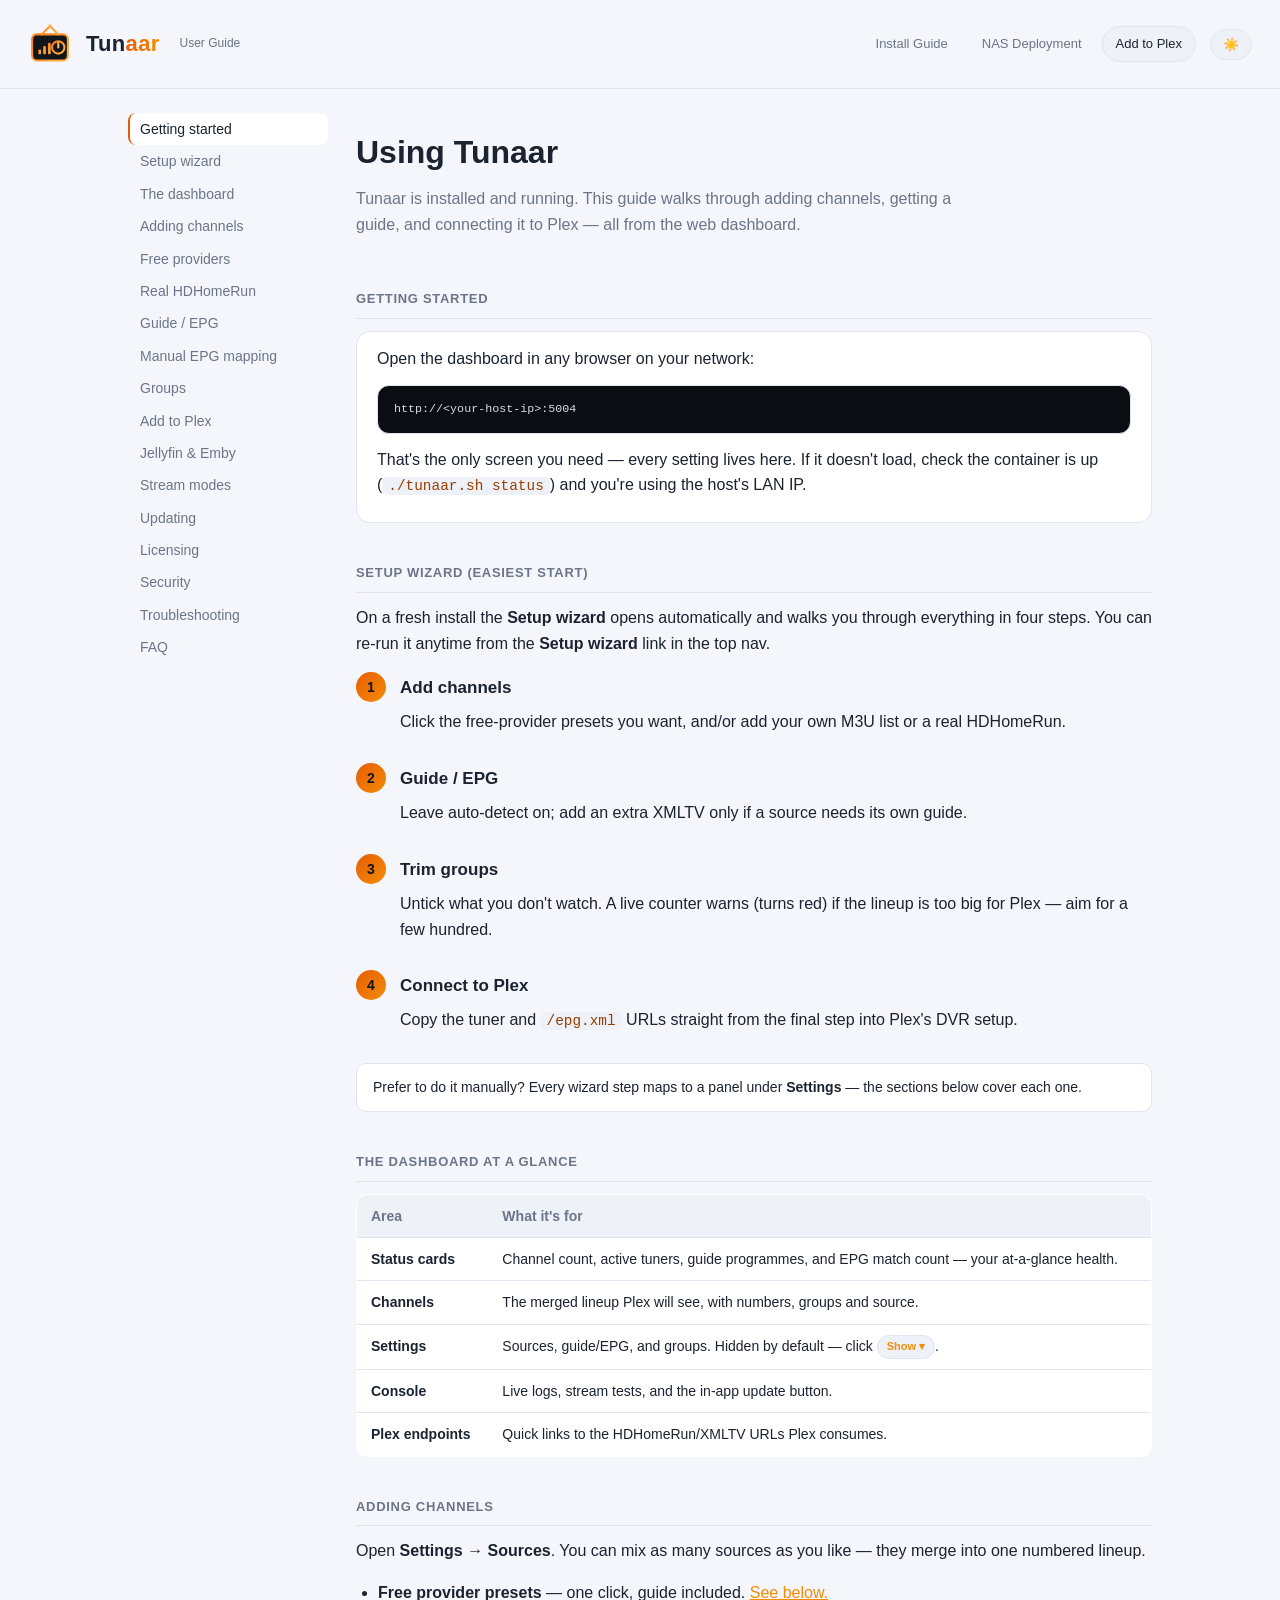
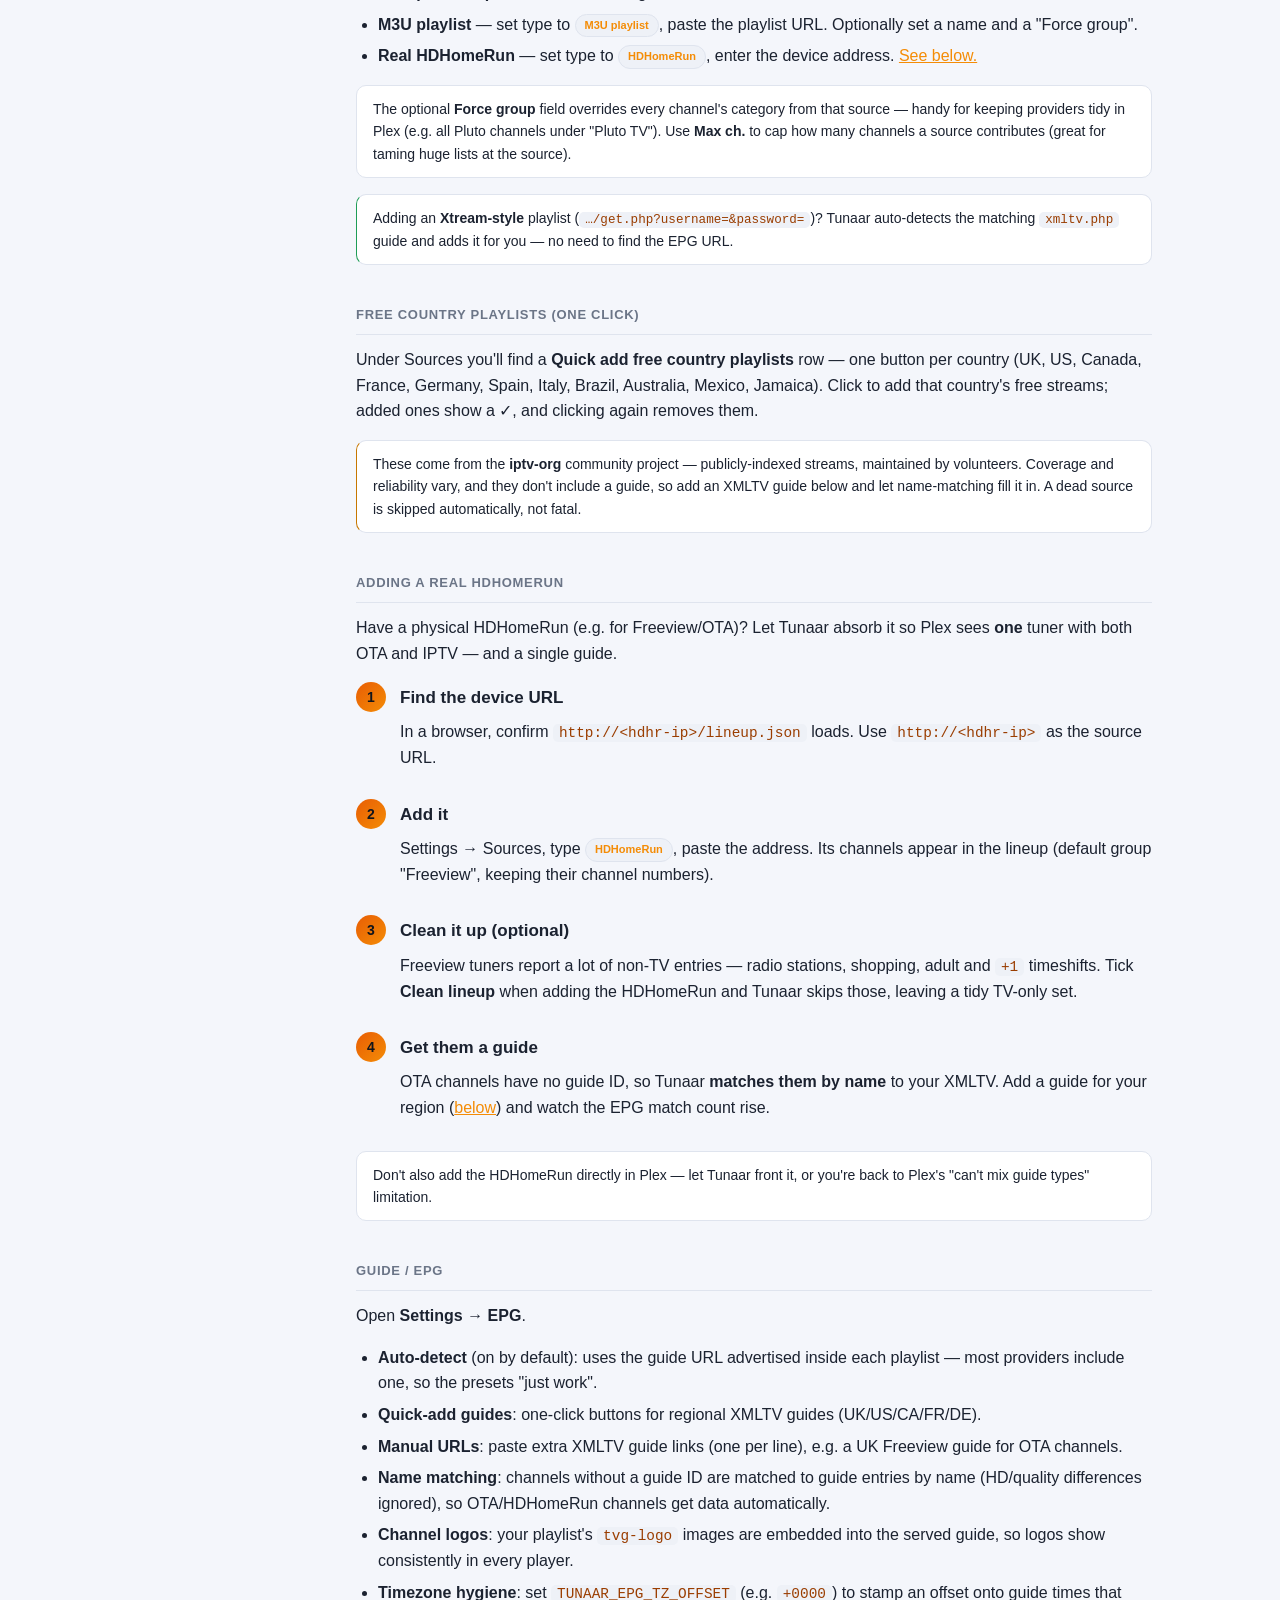
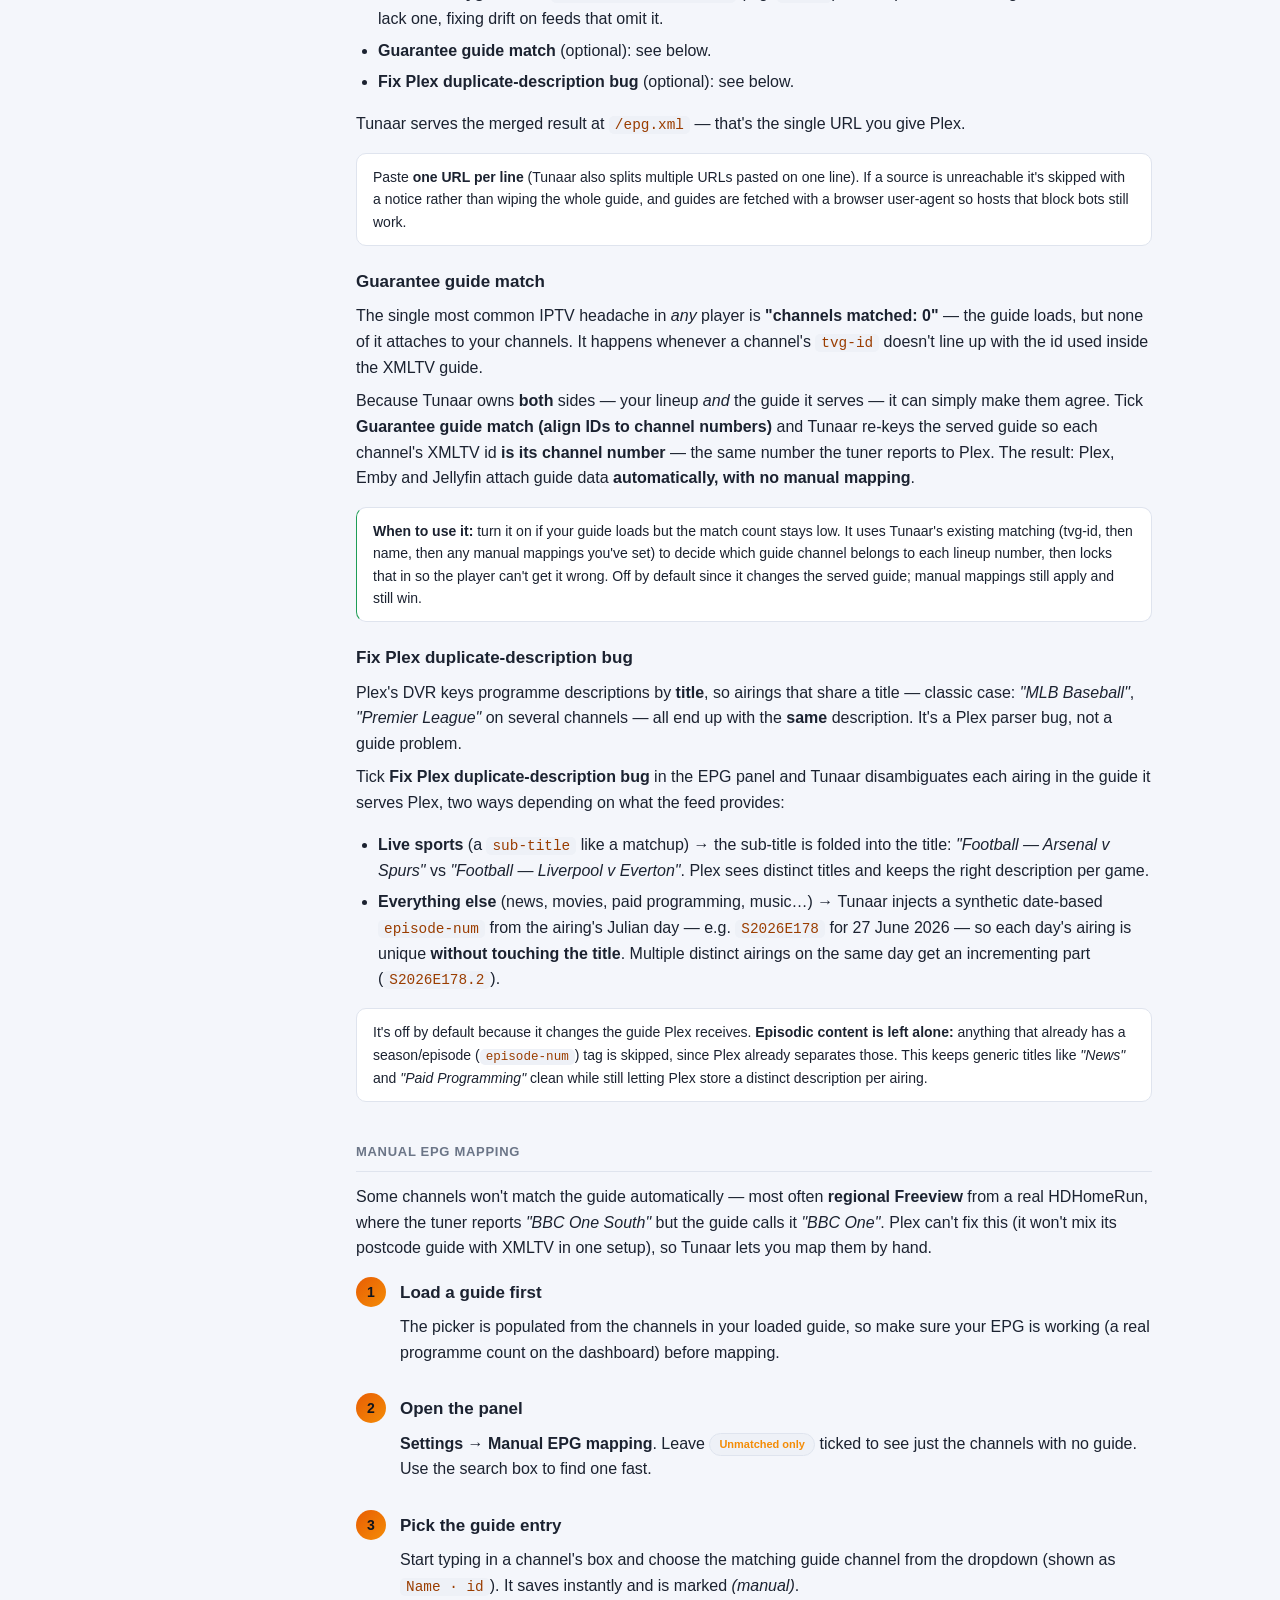
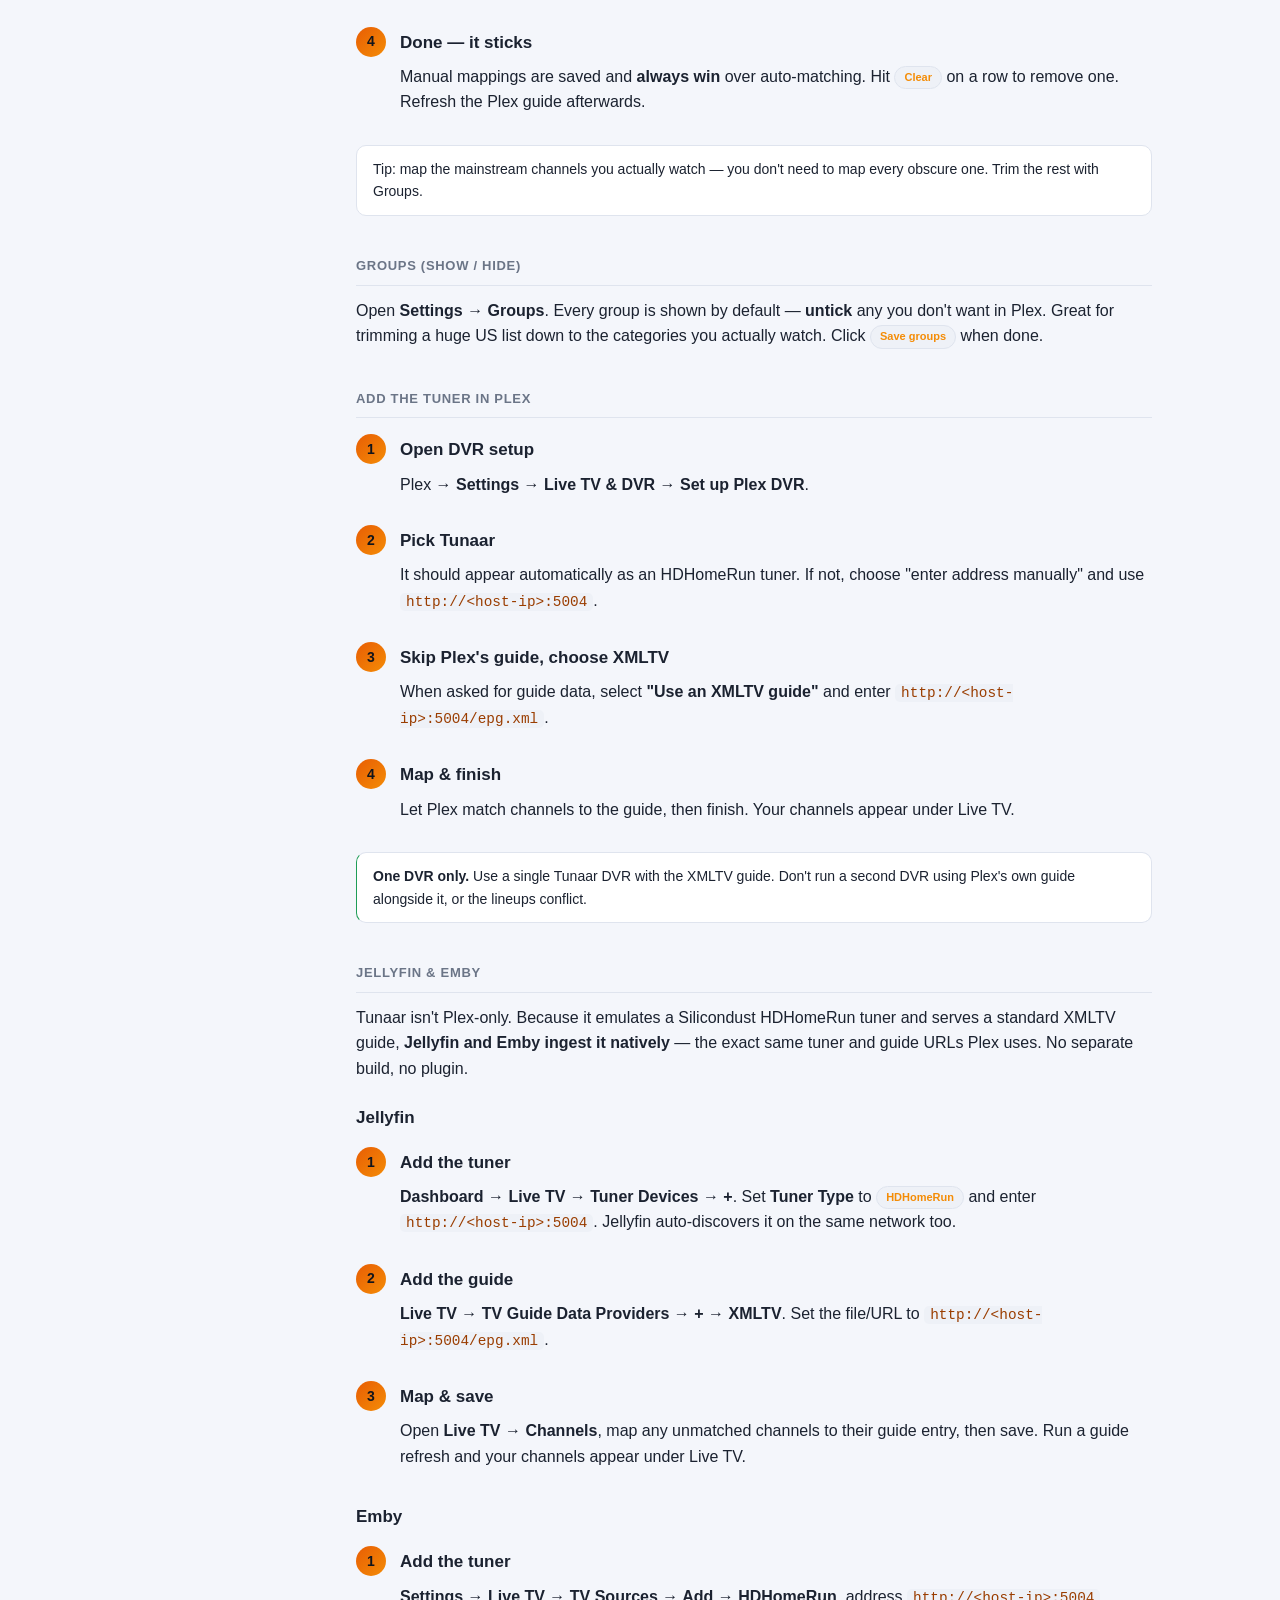
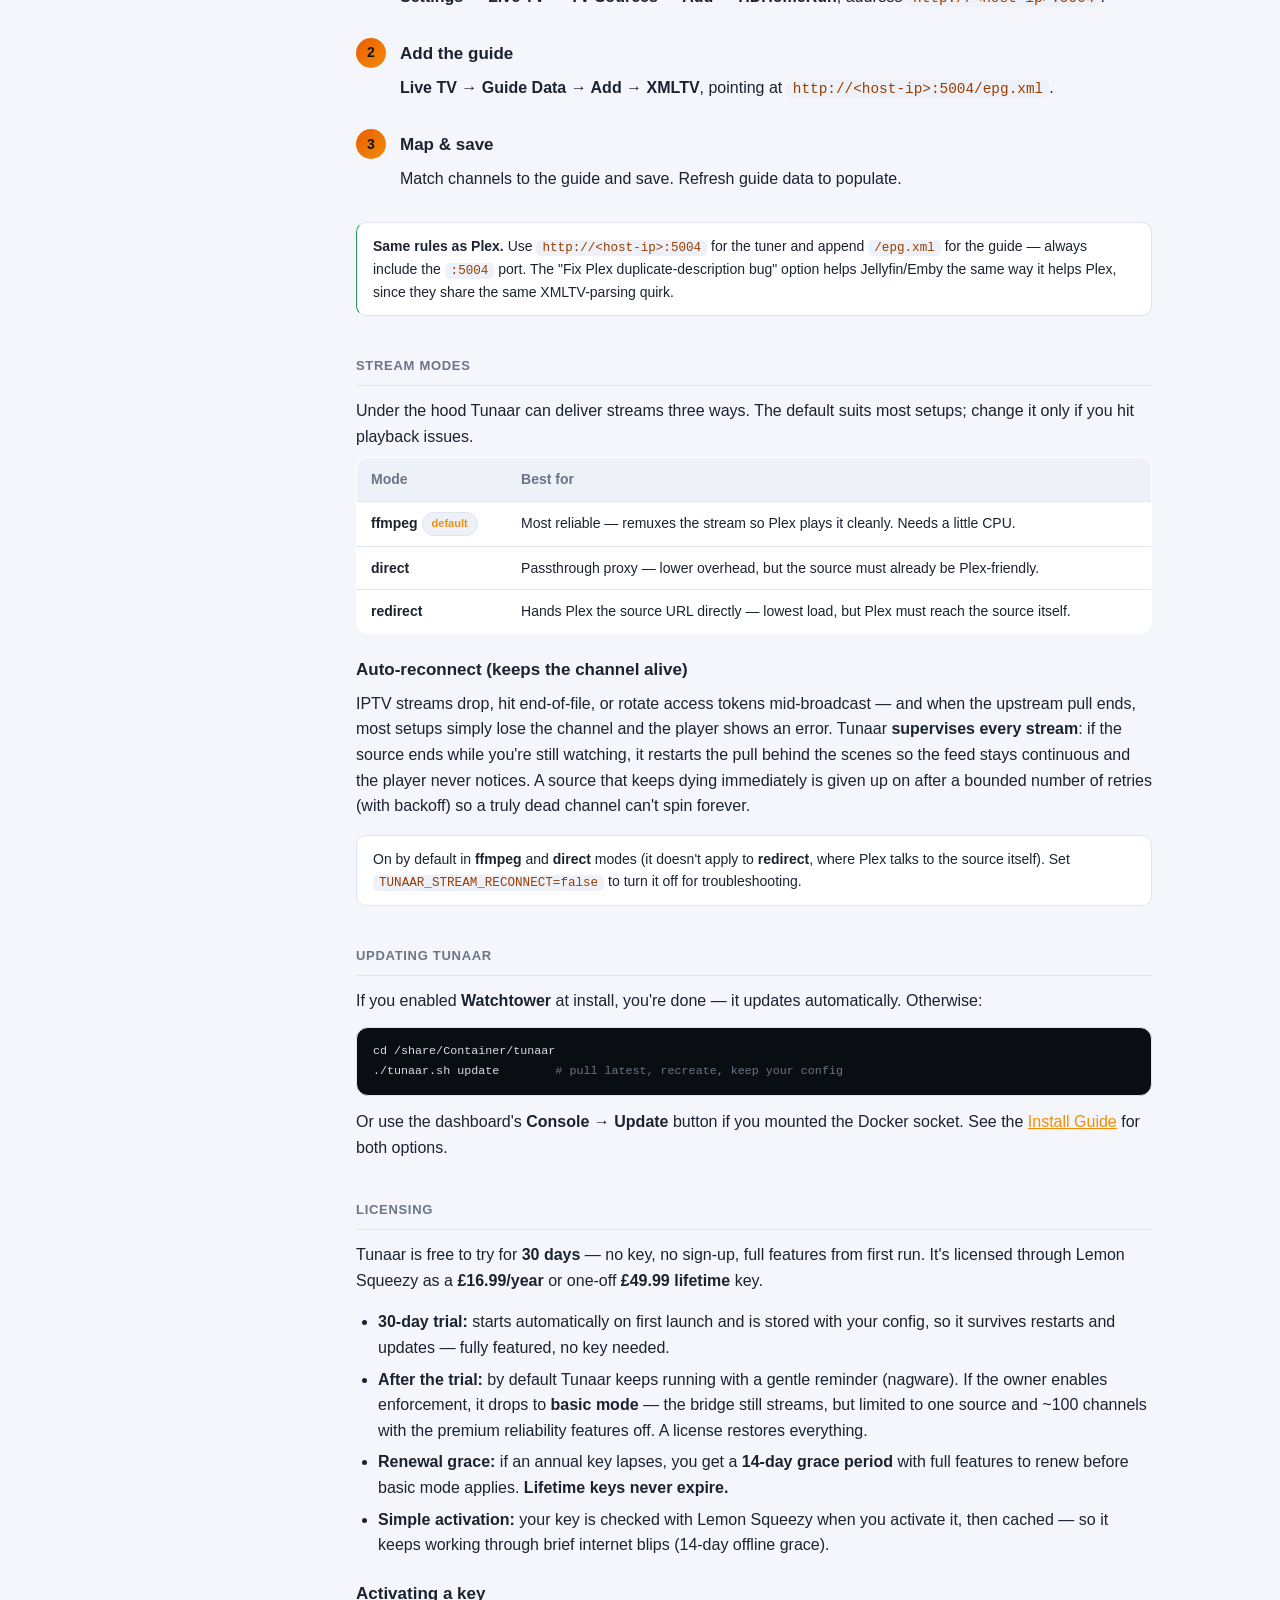
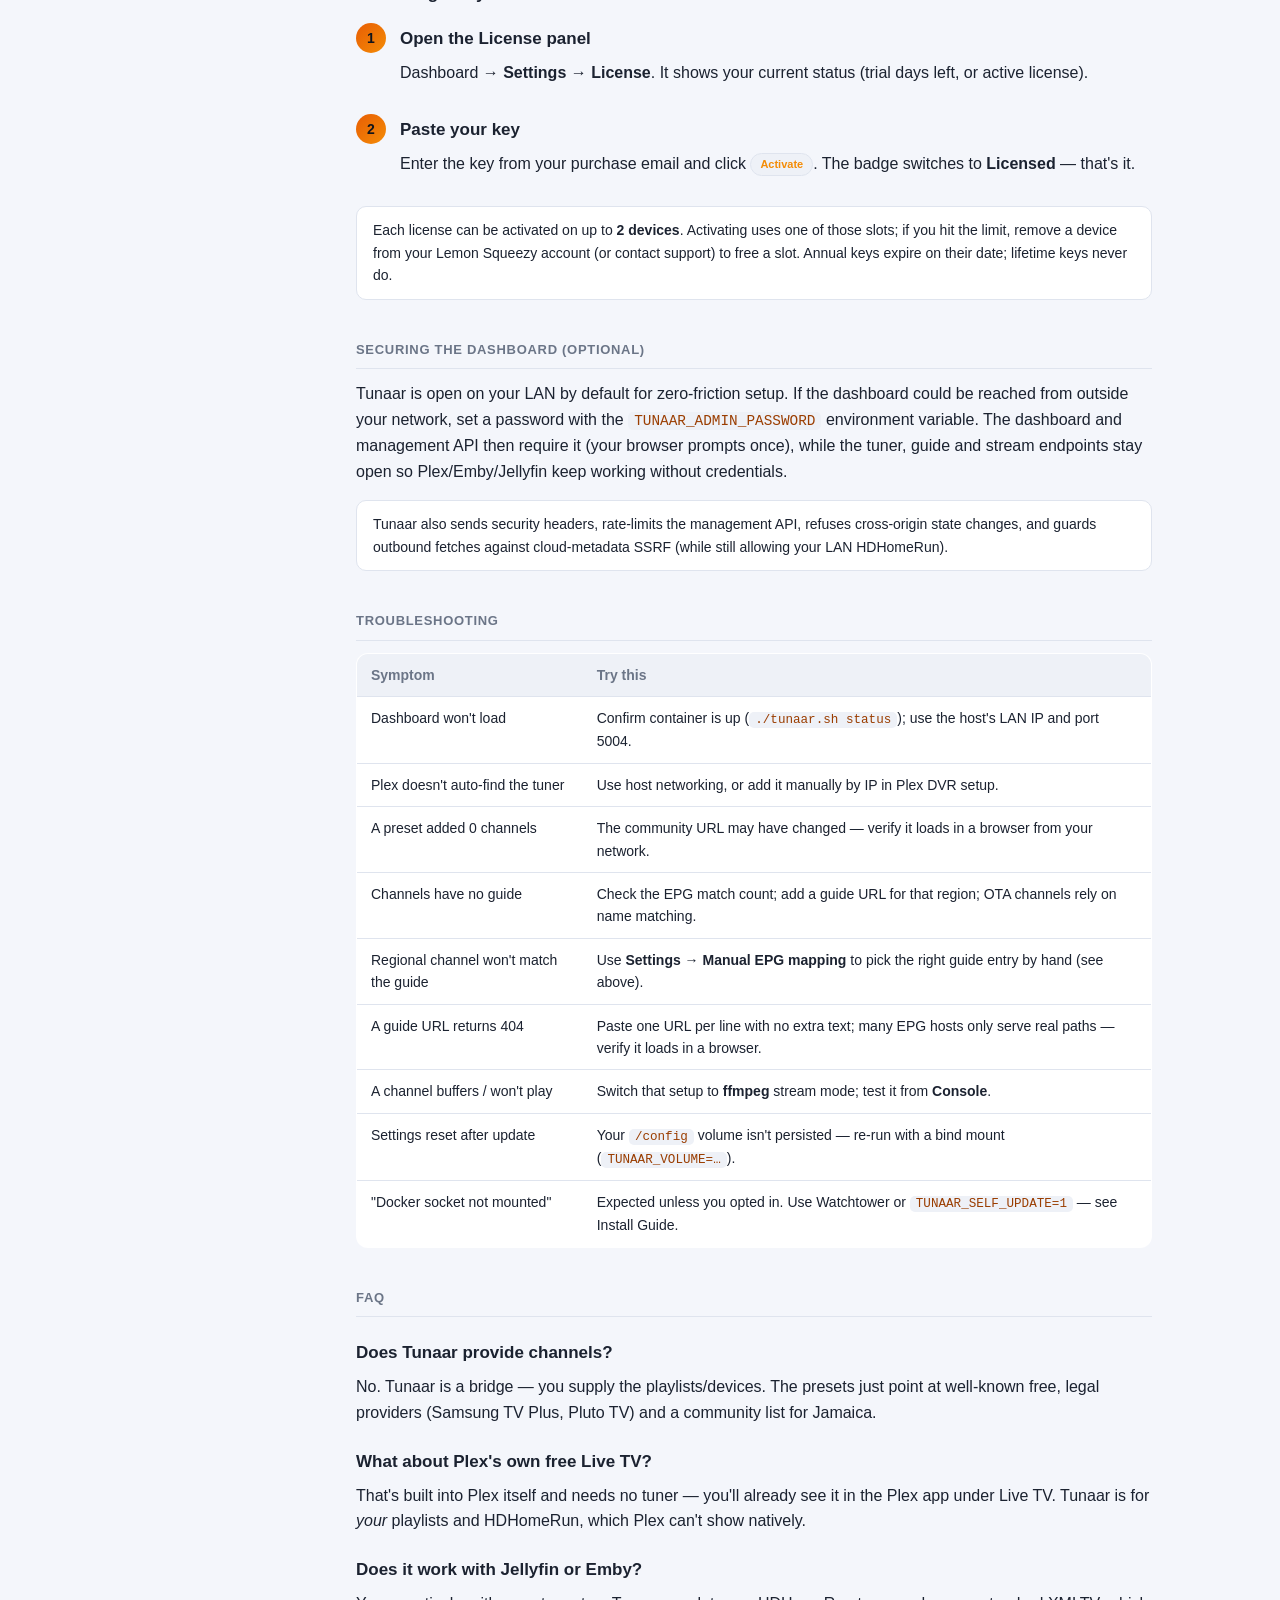
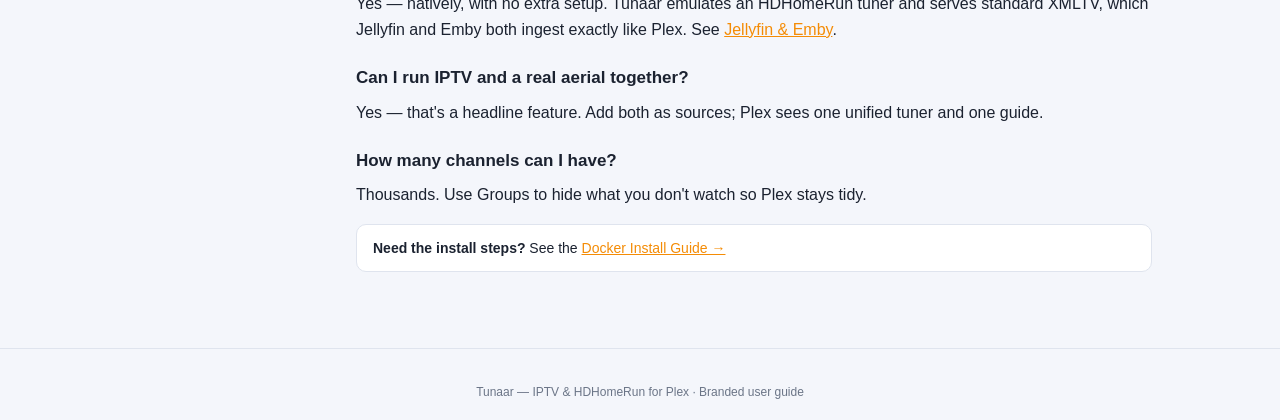
<file: docs/user-guide.html>
<!doctype html>
<html lang="en">
<head>
<meta charset="utf-8">
<meta name="viewport" content="width=device-width, initial-scale=1">
<title>Tunaar — User Guide</title>
<script>
  (function () {
    var s = localStorage.getItem('tunaar-theme');
    if (!s) s = matchMedia('(prefers-color-scheme: light)').matches ? 'light' : 'dark';
    document.documentElement.setAttribute('data-theme', s);
  })();
</script>
<style>
:root{
  --bg:#0c0f14;--bg-glow:#1a2030;--panel:#141923;--panel-2:#1b2230;--line:#273042;
  --text:#e8ecf3;--muted:#8a94a6;--accent:#ff7a18;--accent-2:#ffb347;--ok:#35c46b;
  --warn:#ffb347;--err:#ff5c5c;--code:#ffd9b0;
}
:root[data-theme="light"]{
  --bg:#f4f6fb;--bg-glow:#ffe6cc;--panel:#fff;--panel-2:#eef1f7;--line:#dfe4ee;
  --text:#1b2230;--muted:#6b7587;--accent:#e85d04;--accent-2:#f48c06;--ok:#1f9d57;
  --warn:#c77700;--err:#d64545;--code:#9a3d00;
}
*{box-sizing:border-box}
html{scroll-behavior:smooth}
body{margin:0;font-family:-apple-system,BlinkMacSystemFont,"Segoe UI",Roboto,Helvetica,Arial,sans-serif;
  background:radial-gradient(1200px 600px at 80% -10%,var(--bg-glow) 0%,var(--bg) 55%);
  color:var(--text);min-height:100vh;line-height:1.6}
a{color:var(--accent-2)}
header{display:flex;align-items:center;gap:14px;padding:22px 28px;border-bottom:1px solid var(--line);
  position:sticky;top:0;background:color-mix(in srgb,var(--bg) 88%,transparent);backdrop-filter:blur(8px);z-index:5}
header .logo{width:44px;height:44px}
.brand{font-size:22px;font-weight:700;letter-spacing:.3px}
.brand span{background:linear-gradient(90deg,var(--accent),var(--accent-2));-webkit-background-clip:text;background-clip:text;color:transparent}
.ver{color:var(--muted);font-size:12px;margin-left:6px}
.nav{margin-left:auto;display:flex;gap:6px;flex-wrap:wrap}
.nav a{color:var(--muted);text-decoration:none;font-size:13px;padding:7px 13px;border-radius:999px;border:1px solid transparent}
.nav a:hover{color:var(--text)}
.nav a.cta{border-color:var(--line);background:var(--panel-2);color:var(--text)}
.toggle{background:var(--panel-2);border:1px solid var(--line);color:var(--text);border-radius:999px;
  padding:7px 12px;font-size:13px;cursor:pointer}
.toggle:hover{border-color:var(--accent)}
.layout{display:flex;max-width:1080px;margin:0 auto;gap:28px;padding:24px 28px 60px}
.toc{position:sticky;top:90px;align-self:flex-start;flex:0 0 200px;font-size:14px}
.toc a{display:block;color:var(--muted);text-decoration:none;padding:5px 10px;border-radius:8px;border-left:2px solid transparent}
.toc a:hover{color:var(--text)}
.toc a.on{color:var(--text);border-left-color:var(--accent);background:var(--panel)}
.content{flex:1;min-width:0}
.hero{padding:8px 0 4px}
.hero h1{font-size:32px;margin:6px 0 8px}
.hero p{color:var(--muted);font-size:16px;max-width:640px}
h2{font-size:13px;color:var(--muted);text-transform:uppercase;letter-spacing:.7px;margin:40px 0 12px;
  padding-bottom:8px;border-bottom:1px solid var(--line);scroll-margin-top:90px}
h3{font-size:17px;margin:22px 0 6px}
p{margin:8px 0}
.panel{background:var(--panel);border:1px solid var(--line);border-radius:14px;padding:6px 20px 16px;margin:8px 0}
pre{background:#0a0d12;border:1px solid var(--line);border-radius:12px;padding:13px 16px;overflow:auto;
  font-family:ui-monospace,SFMono-Regular,Menlo,Consolas,monospace;font-size:13px;color:#d6deea}
code{font-family:ui-monospace,SFMono-Regular,Menlo,Consolas,monospace;font-size:.9em;color:var(--code);
  background:var(--panel-2);padding:1px 6px;border-radius:5px}
pre code{background:none;color:inherit;padding:0}
table{width:100%;border-collapse:collapse;background:var(--panel);border:1px solid var(--line);
  border-radius:12px;overflow:hidden;margin-top:6px}
th,td{text-align:left;padding:10px 14px;border-bottom:1px solid var(--line);font-size:14px;vertical-align:top}
th{color:var(--muted);background:var(--panel-2);font-weight:600}
tr:last-child td{border-bottom:none}
.note{border-left:3px solid var(--accent);background:var(--panel);border:1px solid var(--line);
  border-radius:10px;padding:12px 16px;margin:16px 0;font-size:14px}
.note.warn{border-left-color:var(--warn)}
.note.ok{border-left-color:var(--ok)}
.note b{color:var(--text)}
ol,ul{padding-left:22px}li{margin:6px 0}
.steps{counter-reset:s;list-style:none;padding:0}
.steps>li{position:relative;padding:0 0 4px 44px;margin:18px 0}
.steps>li::before{counter-increment:s;content:counter(s);position:absolute;left:0;top:-2px;width:30px;height:30px;
  border-radius:50%;background:linear-gradient(135deg,var(--accent),var(--accent-2));color:#11151c;
  font-weight:700;display:flex;align-items:center;justify-content:center;font-size:14px}
.steps>li h3{margin:2px 0 6px}
.tag{display:inline-block;font-size:11px;font-weight:600;padding:2px 9px;border-radius:999px;
  background:var(--panel-2);border:1px solid var(--line);color:var(--accent-2);vertical-align:middle}
footer{color:var(--muted);font-size:12px;text-align:center;padding:34px;border-top:1px solid var(--line)}
@media(max-width:820px){.toc{display:none}}
</style>
</head>
<body>
<header>
  <svg class="logo" xmlns="http://www.w3.org/2000/svg" viewBox="0 0 64 64" role="img" aria-label="Tunaar">
    <defs><linearGradient id="g" x1="0" y1="0" x2="1" y2="1"><stop offset="0" stop-color="#ff7a18"/><stop offset="1" stop-color="#ffb347"/></linearGradient></defs>
    <rect x="6" y="18" width="52" height="38" rx="7" fill="#11151c" stroke="url(#g)" stroke-width="3"/>
    <path d="M20 18 L32 6 L44 18" fill="none" stroke="url(#g)" stroke-width="3" stroke-linecap="round" stroke-linejoin="round"/>
    <circle cx="32" cy="6" r="2.6" fill="#ffb347"/>
    <circle cx="44" cy="37" r="9" fill="none" stroke="url(#g)" stroke-width="3"/>
    <line x1="44" y1="37" x2="44" y2="30" stroke="#ffb347" stroke-width="3" stroke-linecap="round"/>
    <rect x="15" y="40" width="4" height="7" rx="1.5" fill="url(#g)"/>
    <rect x="22" y="35" width="4" height="12" rx="1.5" fill="url(#g)"/>
    <rect x="29" y="30" width="4" height="17" rx="1.5" fill="url(#g)"/>
  </svg>
  <div class="brand">Tun<span>aar</span></div>
  <span class="ver">User Guide</span>
  <nav class="nav">
    <a href="install.html">Install Guide</a>
    <a href="nas.html">NAS Deployment</a>
    <a class="cta" href="#plex">Add to Plex</a>
  </nav>
  <button class="toggle" id="tg">🌙</button>
</header>

<div class="layout">
  <aside class="toc" id="toc">
    <a href="#start">Getting started</a>
    <a href="#wizard">Setup wizard</a>
    <a href="#dashboard">The dashboard</a>
    <a href="#sources">Adding channels</a>
    <a href="#presets">Free providers</a>
    <a href="#hdhr">Real HDHomeRun</a>
    <a href="#guide">Guide / EPG</a>
    <a href="#mapping">Manual EPG mapping</a>
    <a href="#groups">Groups</a>
    <a href="#plex">Add to Plex</a>
    <a href="#jellyfin">Jellyfin &amp; Emby</a>
    <a href="#streaming">Stream modes</a>
    <a href="#updating">Updating</a>
    <a href="#license">Licensing</a>
    <a href="#security">Security</a>
    <a href="#trouble">Troubleshooting</a>
    <a href="#faq">FAQ</a>
  </aside>

  <main class="content">
    <section class="hero" id="start">
      <h1>Using Tunaar</h1>
      <p>Tunaar is installed and running. This guide walks through adding channels,
         getting a guide, and connecting it to Plex — all from the web dashboard.</p>
    </section>

    <h2 id="start2" style="display:none"></h2>

    <h2>Getting started</h2>
    <div class="panel">
      <p>Open the dashboard in any browser on your network:</p>
      <pre><code>http://&lt;your-host-ip&gt;:5004</code></pre>
      <p>That's the only screen you need — every setting lives here. If it doesn't load, check the
         container is up (<code>./tunaar.sh status</code>) and you're using the host's LAN IP.</p>
    </div>

    <h2 id="wizard">Setup wizard (easiest start)</h2>
    <p>On a fresh install the <b>Setup wizard</b> opens automatically and walks you through everything in
       four steps. You can re-run it anytime from the <b>Setup wizard</b> link in the top nav.</p>
    <ol class="steps">
      <li><h3>Add channels</h3><p>Click the free-provider presets you want, and/or add your own M3U list or a real HDHomeRun.</p></li>
      <li><h3>Guide / EPG</h3><p>Leave auto-detect on; add an extra XMLTV only if a source needs its own guide.</p></li>
      <li><h3>Trim groups</h3><p>Untick what you don't watch. A live counter warns (turns red) if the lineup is too big for Plex — aim for a few hundred.</p></li>
      <li><h3>Connect to Plex</h3><p>Copy the tuner and <code>/epg.xml</code> URLs straight from the final step into Plex's DVR setup.</p></li>
    </ol>
    <div class="note">Prefer to do it manually? Every wizard step maps to a panel under <b>Settings</b> — the sections below cover each one.</div>

    <h2 id="dashboard">The dashboard at a glance</h2>
    <table>
      <tr><th>Area</th><th>What it's for</th></tr>
      <tr><td><b>Status cards</b></td><td>Channel count, active tuners, guide programmes, and EPG match count — your at-a-glance health.</td></tr>
      <tr><td><b>Channels</b></td><td>The merged lineup Plex will see, with numbers, groups and source.</td></tr>
      <tr><td><b>Settings</b></td><td>Sources, guide/EPG, and groups. Hidden by default — click <span class="tag">Show ▾</span>.</td></tr>
      <tr><td><b>Console</b></td><td>Live logs, stream tests, and the in-app update button.</td></tr>
      <tr><td><b>Plex endpoints</b></td><td>Quick links to the HDHomeRun/XMLTV URLs Plex consumes.</td></tr>
    </table>

    <h2 id="sources">Adding channels</h2>
    <p>Open <b>Settings → Sources</b>. You can mix as many sources as you like — they merge into one numbered lineup.</p>
    <ul>
      <li><b>Free provider presets</b> — one click, guide included. <a href="#presets">See below.</a></li>
      <li><b>M3U playlist</b> — set type to <span class="tag">M3U playlist</span>, paste the playlist URL. Optionally set a name and a "Force group".</li>
      <li><b>Real HDHomeRun</b> — set type to <span class="tag">HDHomeRun</span>, enter the device address. <a href="#hdhr">See below.</a></li>
    </ul>
    <div class="note">The optional <b>Force group</b> field overrides every channel's category from that source — handy for keeping providers tidy in Plex (e.g. all Pluto channels under "Pluto TV"). Use <b>Max ch.</b> to cap how many channels a source contributes (great for taming huge lists at the source).</div>
    <div class="note ok">Adding an <b>Xtream-style</b> playlist (<code>…/get.php?username=&amp;password=</code>)? Tunaar auto-detects the matching <code>xmltv.php</code> guide and adds it for you — no need to find the EPG URL.</div>

    <h2 id="presets">Free country playlists (one click)</h2>
    <p>Under Sources you'll find a <b>Quick add free country playlists</b> row — one button per country
       (UK, US, Canada, France, Germany, Spain, Italy, Brazil, Australia, Mexico, Jamaica). Click to add
       that country's free streams; added ones show a ✓, and clicking again removes them.</p>
    <div class="note warn">These come from the <b>iptv-org</b> community project — publicly-indexed streams,
      maintained by volunteers. Coverage and reliability vary, and they don't include a guide, so add an
      XMLTV guide below and let name-matching fill it in. A dead source is skipped automatically, not fatal.</div>

    <h2 id="hdhr">Adding a real HDHomeRun</h2>
    <p>Have a physical HDHomeRun (e.g. for Freeview/OTA)? Let Tunaar absorb it so Plex sees
       <b>one</b> tuner with both OTA and IPTV — and a single guide.</p>
    <ol class="steps">
      <li><h3>Find the device URL</h3><p>In a browser, confirm <code>http://&lt;hdhr-ip&gt;/lineup.json</code> loads. Use <code>http://&lt;hdhr-ip&gt;</code> as the source URL.</p></li>
      <li><h3>Add it</h3><p>Settings → Sources, type <span class="tag">HDHomeRun</span>, paste the address. Its channels appear in the lineup (default group "Freeview", keeping their channel numbers).</p></li>
      <li><h3>Clean it up (optional)</h3><p>Freeview tuners report a lot of non-TV entries — radio stations, shopping, adult and <code>+1</code> timeshifts. Tick <b>Clean lineup</b> when adding the HDHomeRun and Tunaar skips those, leaving a tidy TV-only set.</p></li>
      <li><h3>Get them a guide</h3><p>OTA channels have no guide ID, so Tunaar <b>matches them by name</b> to your XMLTV. Add a guide for your region (<a href="#guide">below</a>) and watch the EPG match count rise.</p></li>
    </ol>
    <div class="note">Don't also add the HDHomeRun directly in Plex — let Tunaar front it, or you're back to Plex's "can't mix guide types" limitation.</div>

    <h2 id="guide">Guide / EPG</h2>
    <p>Open <b>Settings → EPG</b>.</p>
    <ul>
      <li><b>Auto-detect</b> (on by default): uses the guide URL advertised inside each playlist — most providers include one, so the presets "just work".</li>
      <li><b>Quick-add guides</b>: one-click buttons for regional XMLTV guides (UK/US/CA/FR/DE).</li>
      <li><b>Manual URLs</b>: paste extra XMLTV guide links (one per line), e.g. a UK Freeview guide for OTA channels.</li>
      <li><b>Name matching</b>: channels without a guide ID are matched to guide entries by name (HD/quality differences ignored), so OTA/HDHomeRun channels get data automatically.</li>
      <li><b>Channel logos</b>: your playlist's <code>tvg-logo</code> images are embedded into the served guide, so logos show consistently in every player.</li>
      <li><b>Timezone hygiene</b>: set <code>TUNAAR_EPG_TZ_OFFSET</code> (e.g. <code>+0000</code>) to stamp an offset onto guide times that lack one, fixing drift on feeds that omit it.</li>
      <li><b>Guarantee guide match</b> (optional): see below.</li>
      <li><b>Fix Plex duplicate-description bug</b> (optional): see below.</li>
    </ul>
    <p>Tunaar serves the merged result at <code>/epg.xml</code> — that's the single URL you give Plex.</p>
    <div class="note">Paste <b>one URL per line</b> (Tunaar also splits multiple URLs pasted on one line). If a source is unreachable it's skipped with a notice rather than wiping the whole guide, and guides are fetched with a browser user-agent so hosts that block bots still work.</div>

    <h3>Guarantee guide match</h3>
    <p>The single most common IPTV headache in <em>any</em> player is <b>"channels matched: 0"</b> — the guide
       loads, but none of it attaches to your channels. It happens whenever a channel's <code>tvg-id</code>
       doesn't line up with the id used inside the XMLTV guide.</p>
    <p>Because Tunaar owns <b>both</b> sides — your lineup <em>and</em> the guide it serves — it can simply make
       them agree. Tick <b>Guarantee guide match (align IDs to channel numbers)</b> and Tunaar re-keys the
       served guide so each channel's XMLTV id <b>is its channel number</b> — the same number the tuner reports
       to Plex. The result: Plex, Emby and Jellyfin attach guide data <b>automatically, with no manual
       mapping</b>.</p>
    <div class="note ok"><b>When to use it:</b> turn it on if your guide loads but the match count stays low.
       It uses Tunaar's existing matching (tvg-id, then name, then any manual mappings you've set) to decide
       which guide channel belongs to each lineup number, then locks that in so the player can't get it wrong.
       Off by default since it changes the served guide; manual mappings still apply and still win.</div>

    <h3>Fix Plex duplicate-description bug</h3>
    <p>Plex's DVR keys programme descriptions by <b>title</b>, so airings that share a title — classic
       case: <em>"MLB Baseball"</em>, <em>"Premier League"</em> on several channels — all end up with the
       <b>same</b> description. It's a Plex parser bug, not a guide problem.</p>
    <p>Tick <b>Fix Plex duplicate-description bug</b> in the EPG panel and Tunaar disambiguates each
       airing in the guide it serves Plex, two ways depending on what the feed provides:</p>
    <ul>
      <li><b>Live sports</b> (a <code>sub-title</code> like a matchup) → the sub-title is folded into the
        title: <em>"Football — Arsenal v Spurs"</em> vs <em>"Football — Liverpool v Everton"</em>. Plex
        sees distinct titles and keeps the right description per game.</li>
      <li><b>Everything else</b> (news, movies, paid programming, music…) → Tunaar injects a synthetic
        date-based <code>episode-num</code> from the airing's Julian day — e.g. <code>S2026E178</code> for
        27 June 2026 — so each day's airing is unique <b>without touching the title</b>. Multiple distinct
        airings on the same day get an incrementing part (<code>S2026E178.2</code>).</li>
    </ul>
    <div class="note">It's off by default because it changes the guide Plex receives. <b>Episodic content
      is left alone:</b> anything that already has a season/episode (<code>episode-num</code>) tag is
      skipped, since Plex already separates those. This keeps generic titles like <em>"News"</em> and
      <em>"Paid Programming"</em> clean while still letting Plex store a distinct description per airing.</div>

    <h2 id="mapping">Manual EPG mapping</h2>
    <p>Some channels won't match the guide automatically — most often <b>regional Freeview</b> from a real
       HDHomeRun, where the tuner reports <em>"BBC One South"</em> but the guide calls it <em>"BBC One"</em>.
       Plex can't fix this (it won't mix its postcode guide with XMLTV in one setup), so Tunaar lets you
       map them by hand.</p>
    <ol class="steps">
      <li><h3>Load a guide first</h3><p>The picker is populated from the channels in your loaded guide, so make sure your EPG is working (a real programme count on the dashboard) before mapping.</p></li>
      <li><h3>Open the panel</h3><p><b>Settings → Manual EPG mapping</b>. Leave <span class="tag">Unmatched only</span> ticked to see just the channels with no guide. Use the search box to find one fast.</p></li>
      <li><h3>Pick the guide entry</h3><p>Start typing in a channel's box and choose the matching guide channel from the dropdown (shown as <code>Name · id</code>). It saves instantly and is marked <em>(manual)</em>.</p></li>
      <li><h3>Done — it sticks</h3><p>Manual mappings are saved and <b>always win</b> over auto-matching. Hit <span class="tag">Clear</span> on a row to remove one. Refresh the Plex guide afterwards.</p></li>
    </ol>
    <div class="note">Tip: map the mainstream channels you actually watch — you don't need to map every obscure one. Trim the rest with Groups.</div>

    <h2 id="groups">Groups (show / hide)</h2>
    <p>Open <b>Settings → Groups</b>. Every group is shown by default — <b>untick</b> any you don't want
       in Plex. Great for trimming a huge US list down to the categories you actually watch. Click
       <span class="tag">Save groups</span> when done.</p>

    <h2 id="plex">Add the tuner in Plex</h2>
    <ol class="steps">
      <li><h3>Open DVR setup</h3><p>Plex → <b>Settings → Live TV &amp; DVR → Set up Plex DVR</b>.</p></li>
      <li><h3>Pick Tunaar</h3><p>It should appear automatically as an HDHomeRun tuner. If not, choose "enter address manually" and use <code>http://&lt;host-ip&gt;:5004</code>.</p></li>
      <li><h3>Skip Plex's guide, choose XMLTV</h3><p>When asked for guide data, select <b>"Use an XMLTV guide"</b> and enter <code>http://&lt;host-ip&gt;:5004/epg.xml</code>.</p></li>
      <li><h3>Map &amp; finish</h3><p>Let Plex match channels to the guide, then finish. Your channels appear under Live TV.</p></li>
    </ol>
    <div class="note ok"><b>One DVR only.</b> Use a single Tunaar DVR with the XMLTV guide. Don't run a second DVR using Plex's own guide alongside it, or the lineups conflict.</div>

    <h2 id="jellyfin">Jellyfin &amp; Emby</h2>
    <p>Tunaar isn't Plex-only. Because it emulates a Silicondust HDHomeRun tuner and serves a standard
       XMLTV guide, <b>Jellyfin and Emby ingest it natively</b> — the exact same tuner and guide URLs Plex
       uses. No separate build, no plugin.</p>

    <h3>Jellyfin</h3>
    <ol class="steps">
      <li><h3>Add the tuner</h3><p><b>Dashboard → Live TV → Tuner Devices → +</b>. Set <b>Tuner Type</b> to
        <span class="tag">HDHomeRun</span> and enter <code>http://&lt;host-ip&gt;:5004</code>. Jellyfin
        auto-discovers it on the same network too.</p></li>
      <li><h3>Add the guide</h3><p><b>Live TV → TV Guide Data Providers → + → XMLTV</b>. Set the file/URL to
        <code>http://&lt;host-ip&gt;:5004/epg.xml</code>.</p></li>
      <li><h3>Map &amp; save</h3><p>Open <b>Live TV → Channels</b>, map any unmatched channels to their guide
        entry, then save. Run a guide refresh and your channels appear under Live TV.</p></li>
    </ol>

    <h3>Emby</h3>
    <ol class="steps">
      <li><h3>Add the tuner</h3><p><b>Settings → Live TV → TV Sources → Add → HDHomeRun</b>, address
        <code>http://&lt;host-ip&gt;:5004</code>.</p></li>
      <li><h3>Add the guide</h3><p><b>Live TV → Guide Data → Add → XMLTV</b>, pointing at
        <code>http://&lt;host-ip&gt;:5004/epg.xml</code>.</p></li>
      <li><h3>Map &amp; save</h3><p>Match channels to the guide and save. Refresh guide data to populate.</p></li>
    </ol>

    <div class="note ok"><b>Same rules as Plex.</b> Use <code>http://&lt;host-ip&gt;:5004</code> for the tuner
      and append <code>/epg.xml</code> for the guide — always include the <code>:5004</code> port. The
      "Fix Plex duplicate-description bug" option helps Jellyfin/Emby the same way it helps Plex, since they
      share the same XMLTV-parsing quirk.</div>

    <h2 id="streaming">Stream modes</h2>
    <p>Under the hood Tunaar can deliver streams three ways. The default suits most setups; change it
       only if you hit playback issues.</p>
    <table>
      <tr><th>Mode</th><th>Best for</th></tr>
      <tr><td><b>ffmpeg</b> <span class="tag">default</span></td><td>Most reliable — remuxes the stream so Plex plays it cleanly. Needs a little CPU.</td></tr>
      <tr><td><b>direct</b></td><td>Passthrough proxy — lower overhead, but the source must already be Plex-friendly.</td></tr>
      <tr><td><b>redirect</b></td><td>Hands Plex the source URL directly — lowest load, but Plex must reach the source itself.</td></tr>
    </table>

    <h3>Auto-reconnect (keeps the channel alive)</h3>
    <p>IPTV streams drop, hit end-of-file, or rotate access tokens mid-broadcast — and when the upstream pull
       ends, most setups simply lose the channel and the player shows an error. Tunaar <b>supervises every
       stream</b>: if the source ends while you're still watching, it restarts the pull behind the scenes so
       the feed stays continuous and the player never notices. A source that keeps dying immediately is given
       up on after a bounded number of retries (with backoff) so a truly dead channel can't spin forever.</p>
    <div class="note">On by default in <b>ffmpeg</b> and <b>direct</b> modes (it doesn't apply to
      <b>redirect</b>, where Plex talks to the source itself). Set <code>TUNAAR_STREAM_RECONNECT=false</code>
      to turn it off for troubleshooting.</div>

    <h2 id="updating">Updating Tunaar</h2>
    <p>If you enabled <b>Watchtower</b> at install, you're done — it updates automatically. Otherwise:</p>
    <pre><code>cd /share/Container/tunaar
./tunaar.sh update        <span style="color:#6b7686"># pull latest, recreate, keep your config</span></code></pre>
    <p>Or use the dashboard's <b>Console → Update</b> button if you mounted the Docker socket. See the
       <a href="install.html#updates">Install Guide</a> for both options.</p>

    <h2 id="license">Licensing</h2>
    <p>Tunaar is free to try for <b>30 days</b> — no key, no sign-up, full features from first run.
       It's licensed through Lemon Squeezy as a <b>£16.99/year</b> or one-off <b>£49.99 lifetime</b>
       key.</p>
    <ul>
      <li><b>30-day trial:</b> starts automatically on first launch and is stored with your config, so it survives restarts and updates — fully featured, no key needed.</li>
      <li><b>After the trial:</b> by default Tunaar keeps running with a gentle reminder (nagware). If the
        owner enables enforcement, it drops to <b>basic mode</b> — the bridge still streams, but limited to
        one source and ~100 channels with the premium reliability features off. A license restores everything.</li>
      <li><b>Renewal grace:</b> if an annual key lapses, you get a <b>14-day grace period</b> with full
        features to renew before basic mode applies. <b>Lifetime keys never expire.</b></li>
      <li><b>Simple activation:</b> your key is checked with Lemon Squeezy when you activate it, then cached —
        so it keeps working through brief internet blips (14-day offline grace).</li>
    </ul>
    <h3>Activating a key</h3>
    <ol class="steps">
      <li><h3>Open the License panel</h3><p>Dashboard → <b>Settings → License</b>. It shows your current status (trial days left, or active license).</p></li>
      <li><h3>Paste your key</h3><p>Enter the key from your purchase email and click <span class="tag">Activate</span>. The badge switches to <b>Licensed</b> — that's it.</p></li>
    </ol>
    <div class="note">Each license can be activated on up to <b>2 devices</b>. Activating uses one of those slots; if you hit the limit, remove a device from your Lemon Squeezy account (or contact support) to free a slot. Annual keys expire on their date; lifetime keys never do.</div>

    <h2 id="security">Securing the dashboard (optional)</h2>
    <p>Tunaar is open on your LAN by default for zero-friction setup. If the dashboard could be reached
       from outside your network, set a password with the <code>TUNAAR_ADMIN_PASSWORD</code> environment
       variable. The dashboard and management API then require it (your browser prompts once), while the
       tuner, guide and stream endpoints stay open so Plex/Emby/Jellyfin keep working without credentials.</p>
    <div class="note">Tunaar also sends security headers, rate-limits the management API, refuses cross-origin
      state changes, and guards outbound fetches against cloud-metadata SSRF (while still allowing your LAN
      HDHomeRun).</div>

    <h2 id="trouble">Troubleshooting</h2>
    <table>
      <tr><th>Symptom</th><th>Try this</th></tr>
      <tr><td>Dashboard won't load</td><td>Confirm container is up (<code>./tunaar.sh status</code>); use the host's LAN IP and port 5004.</td></tr>
      <tr><td>Plex doesn't auto-find the tuner</td><td>Use host networking, or add it manually by IP in Plex DVR setup.</td></tr>
      <tr><td>A preset added 0 channels</td><td>The community URL may have changed — verify it loads in a browser from your network.</td></tr>
      <tr><td>Channels have no guide</td><td>Check the EPG match count; add a guide URL for that region; OTA channels rely on name matching.</td></tr>
      <tr><td>Regional channel won't match the guide</td><td>Use <b>Settings → Manual EPG mapping</b> to pick the right guide entry by hand (see above).</td></tr>
      <tr><td>A guide URL returns 404</td><td>Paste one URL per line with no extra text; many EPG hosts only serve real paths — verify it loads in a browser.</td></tr>
      <tr><td>A channel buffers / won't play</td><td>Switch that setup to <b>ffmpeg</b> stream mode; test it from <b>Console</b>.</td></tr>
      <tr><td>Settings reset after update</td><td>Your <code>/config</code> volume isn't persisted — re-run with a bind mount (<code>TUNAAR_VOLUME=…</code>).</td></tr>
      <tr><td>"Docker socket not mounted"</td><td>Expected unless you opted in. Use Watchtower or <code>TUNAAR_SELF_UPDATE=1</code> — see Install Guide.</td></tr>
    </table>

    <h2 id="faq">FAQ</h2>
    <h3>Does Tunaar provide channels?</h3>
    <p>No. Tunaar is a bridge — you supply the playlists/devices. The presets just point at well-known
       free, legal providers (Samsung TV Plus, Pluto TV) and a community list for Jamaica.</p>
    <h3>What about Plex's own free Live TV?</h3>
    <p>That's built into Plex itself and needs no tuner — you'll already see it in the Plex app under
       Live TV. Tunaar is for <em>your</em> playlists and HDHomeRun, which Plex can't show natively.</p>
    <h3>Does it work with Jellyfin or Emby?</h3>
    <p>Yes — natively, with no extra setup. Tunaar emulates an HDHomeRun tuner and serves standard XMLTV,
       which Jellyfin and Emby both ingest exactly like Plex. See <a href="#jellyfin">Jellyfin &amp; Emby</a>.</p>
    <h3>Can I run IPTV and a real aerial together?</h3>
    <p>Yes — that's a headline feature. Add both as sources; Plex sees one unified tuner and one guide.</p>
    <h3>How many channels can I have?</h3>
    <p>Thousands. Use Groups to hide what you don't watch so Plex stays tidy.</p>

    <div class="note"><b>Need the install steps?</b> See the <a href="install.html">Docker Install Guide →</a></div>
  </main>
</div>

<footer>Tunaar — IPTV &amp; HDHomeRun for Plex · Branded user guide</footer>

<script>
  var t=document.getElementById('tg');
  function paint(){t.textContent=document.documentElement.getAttribute('data-theme')==='light'?'☀️':'🌙';}
  paint();
  t.addEventListener('click',function(){
    var n=document.documentElement.getAttribute('data-theme')==='light'?'dark':'light';
    document.documentElement.setAttribute('data-theme',n);localStorage.setItem('tunaar-theme',n);paint();
  });
  // TOC scroll-spy
  var links=[].slice.call(document.querySelectorAll('.toc a'));
  var map=links.map(function(a){return document.getElementById(a.getAttribute('href').slice(1));});
  function spy(){
    var y=window.scrollY+120,i=map.length-1;
    for(var j=0;j<map.length;j++){if(map[j]&&map[j].offsetTop<=y)i=j;}
    links.forEach(function(a){a.classList.remove('on');});
    if(links[i])links[i].classList.add('on');
  }
  window.addEventListener('scroll',spy);spy();
</script>
</body>
</html>
</file>
